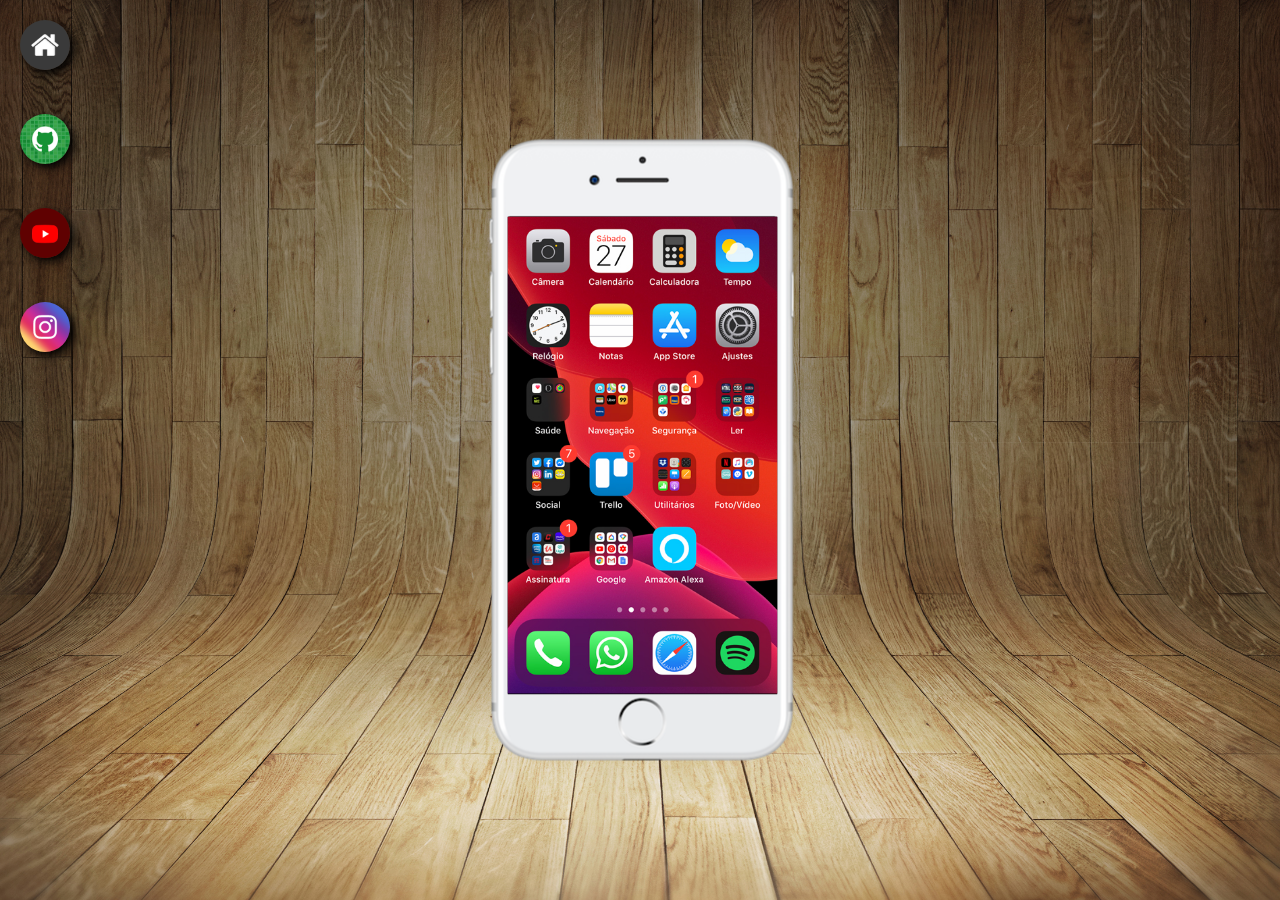
<file: index.html>
<!DOCTYPE html>
<html lang="pt-br">
<head>
    <meta charset="UTF-8">
    <meta name="viewport" 
    content="width=device-width, initial-scale=1.0">
    <link rel="shortcut icon" href="favicon.ico" 
    type="image/x-icon">
    <link rel="stylesheet" href="estilus/style.css">
    <title>projeto-redes-sociais</title>
</head>

<body>
     <main>
        <section id="telefone">
        <iframe src="home.html" name="tela" id="tela"
        frameborder="0">         
        </iframe>

        </section>
        <section id="redes-sociais">

        <a href="home.html" target="tela"><img src="imagens/logo-home.jpg"
         alt="home"></a><br>

        <a href="github.html" target="tela"><img src="imagens/logo-github.jpg" 
        alt="github"></a><br>

        <a href="youtube.html" target="tela"><img src="imagens/logo-youtube.jpg" 
        alt="youtube"></a><br>

         <a href="instagram.html" target="tela"><img src="imagens/logo-instagram.jpg" 
        alt="instagram"></a><br>

        </section>

     </main>
</body>
</html>
</file>
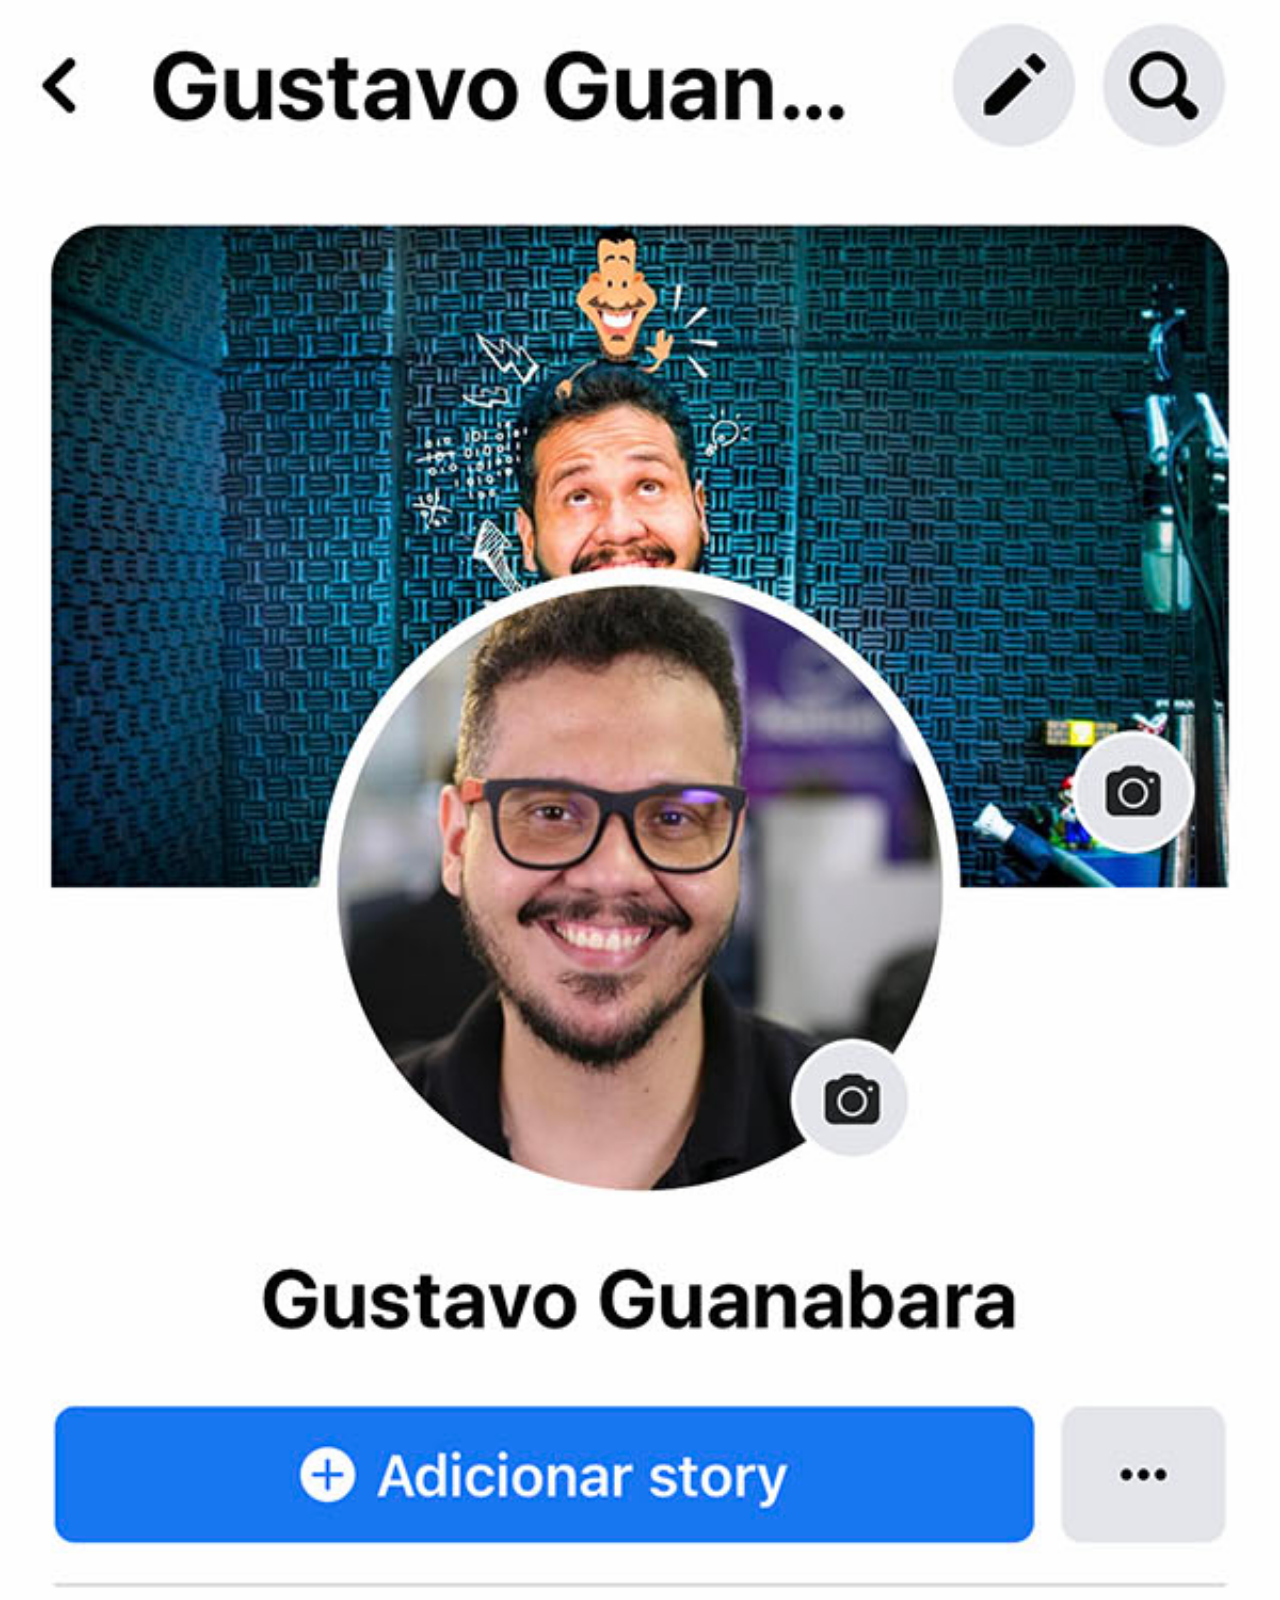
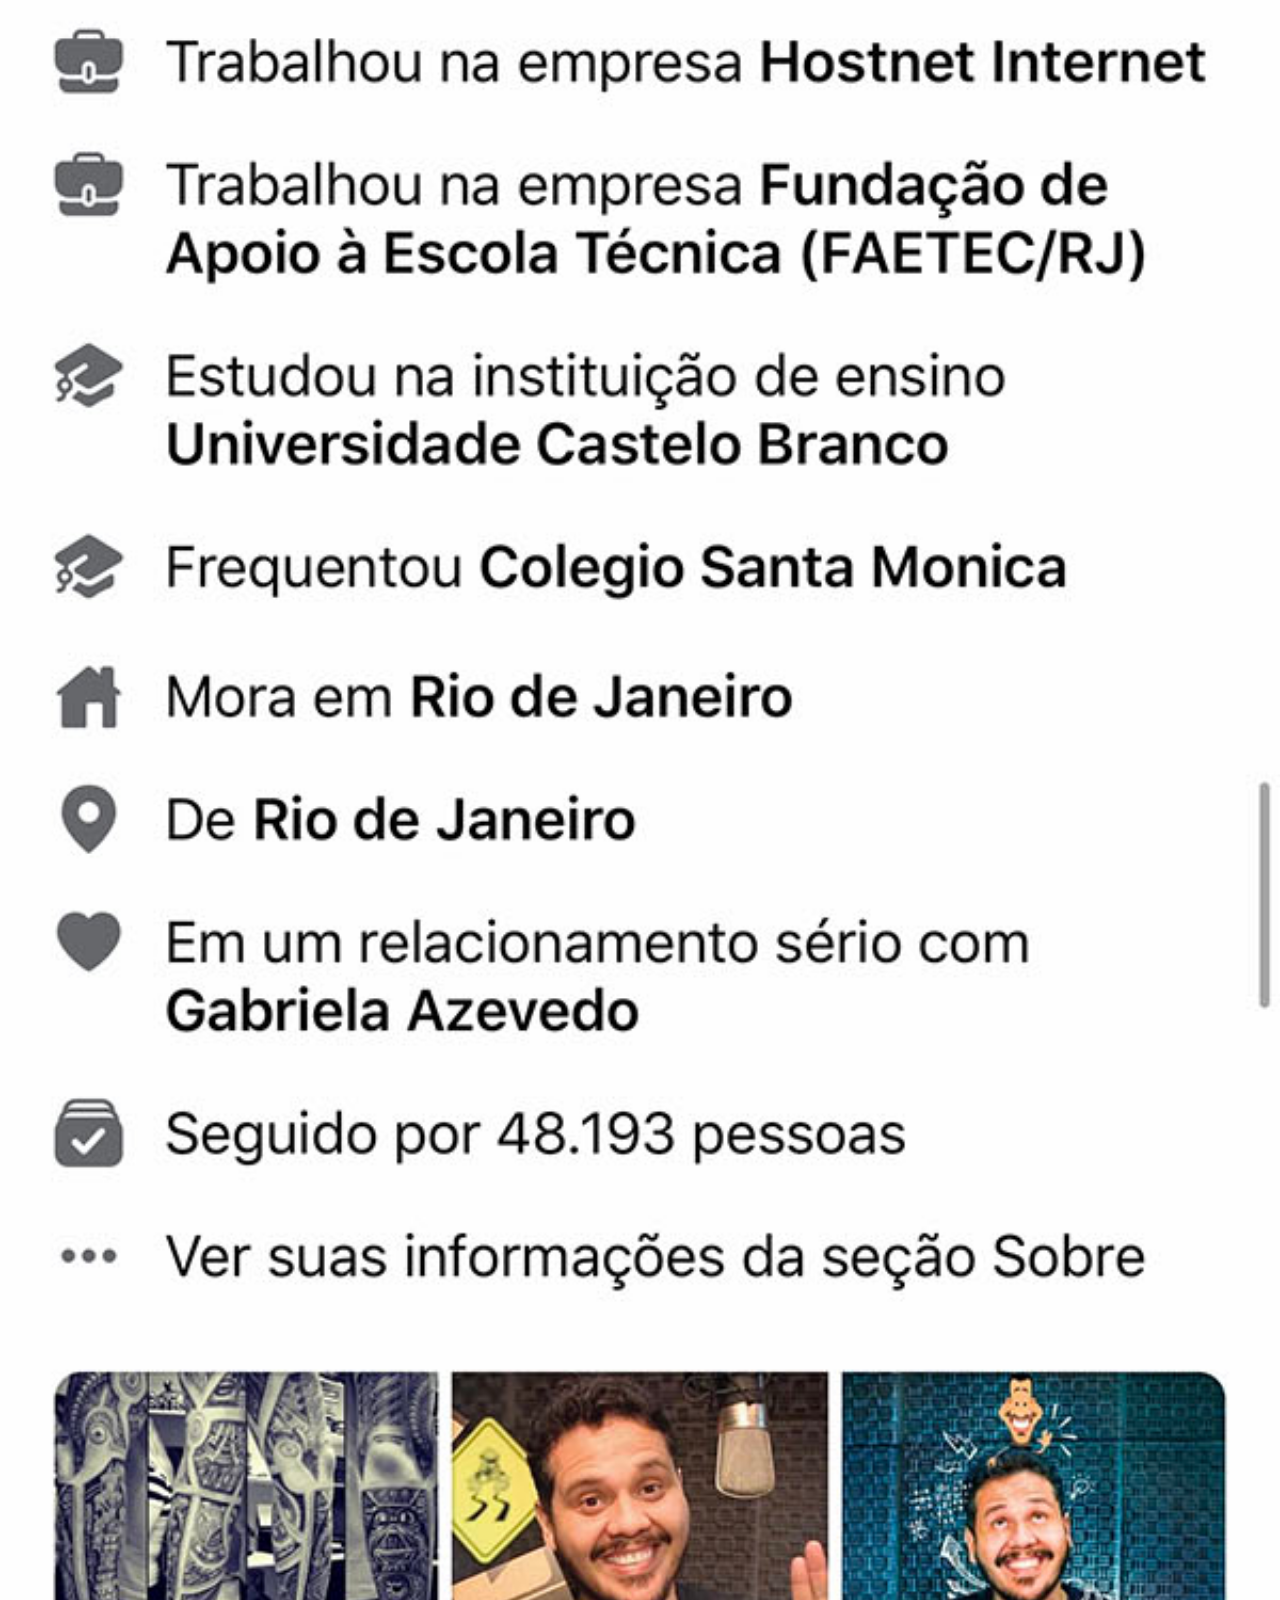
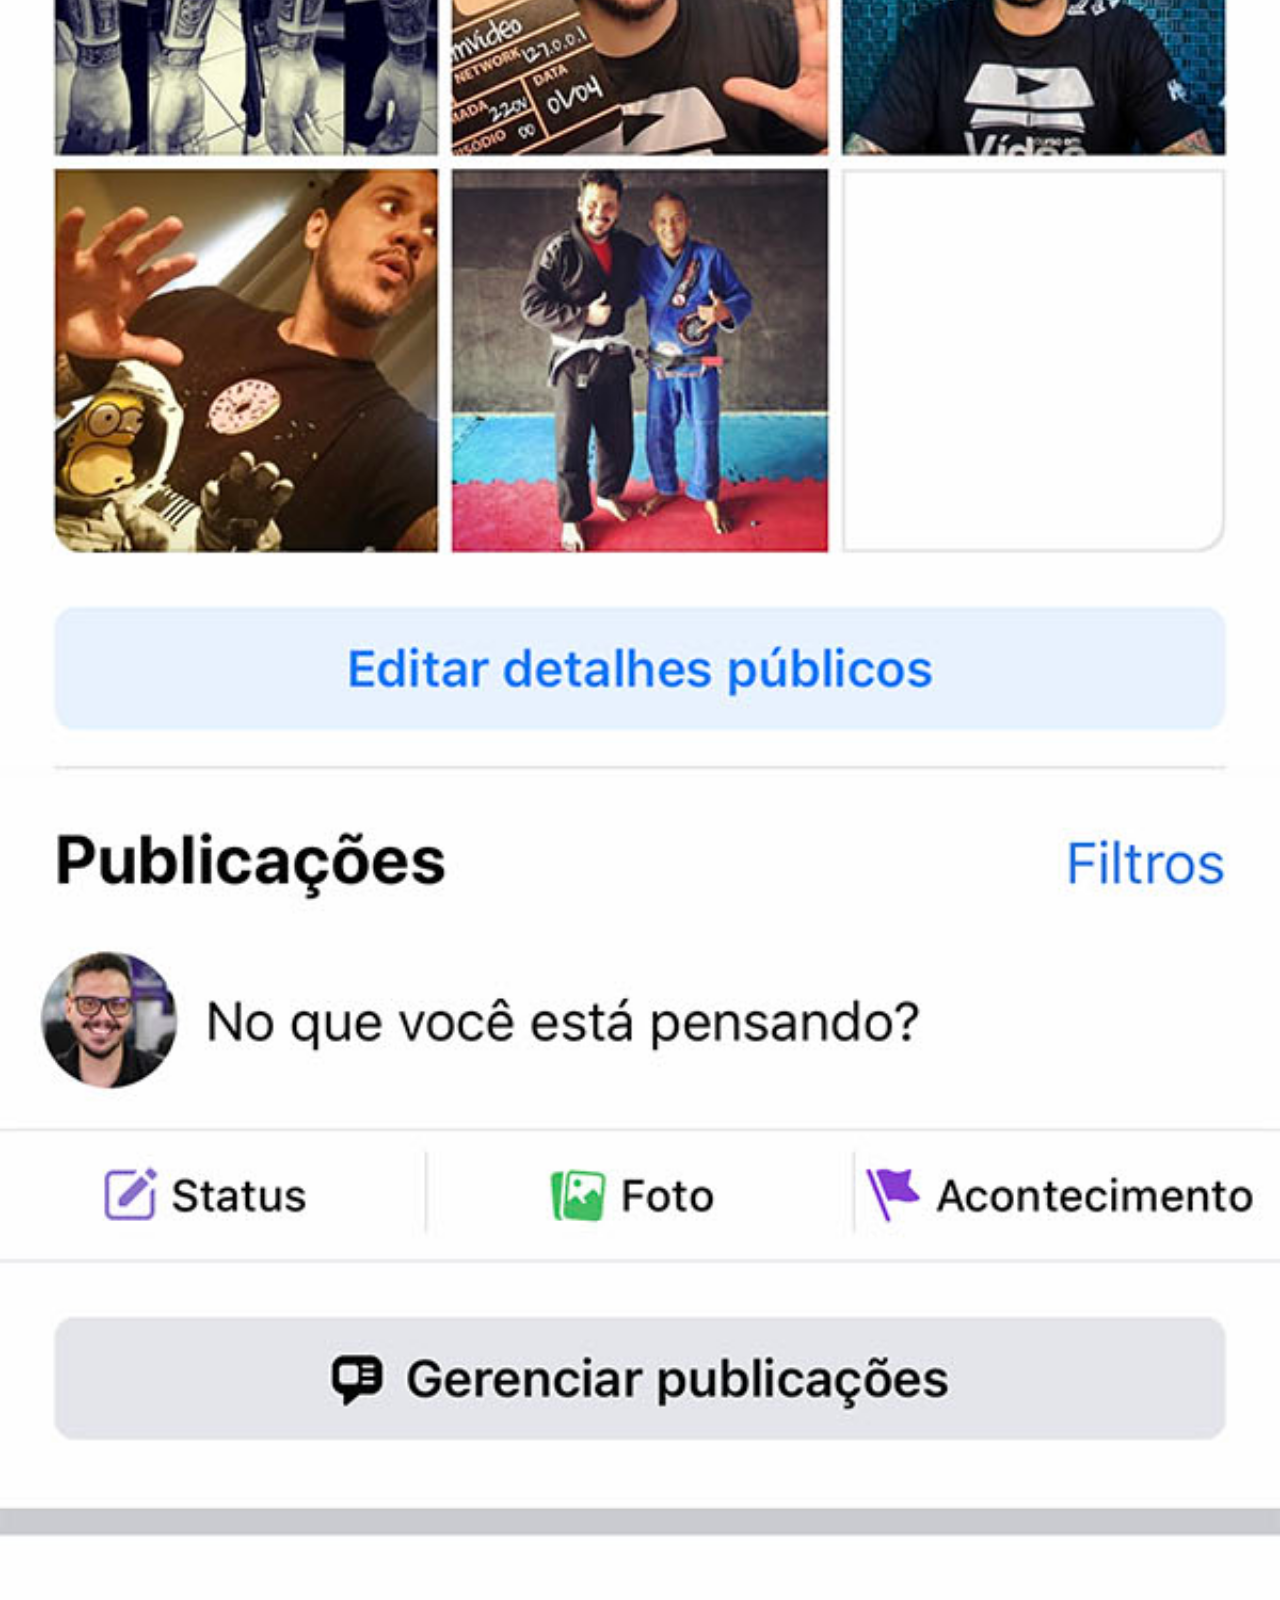
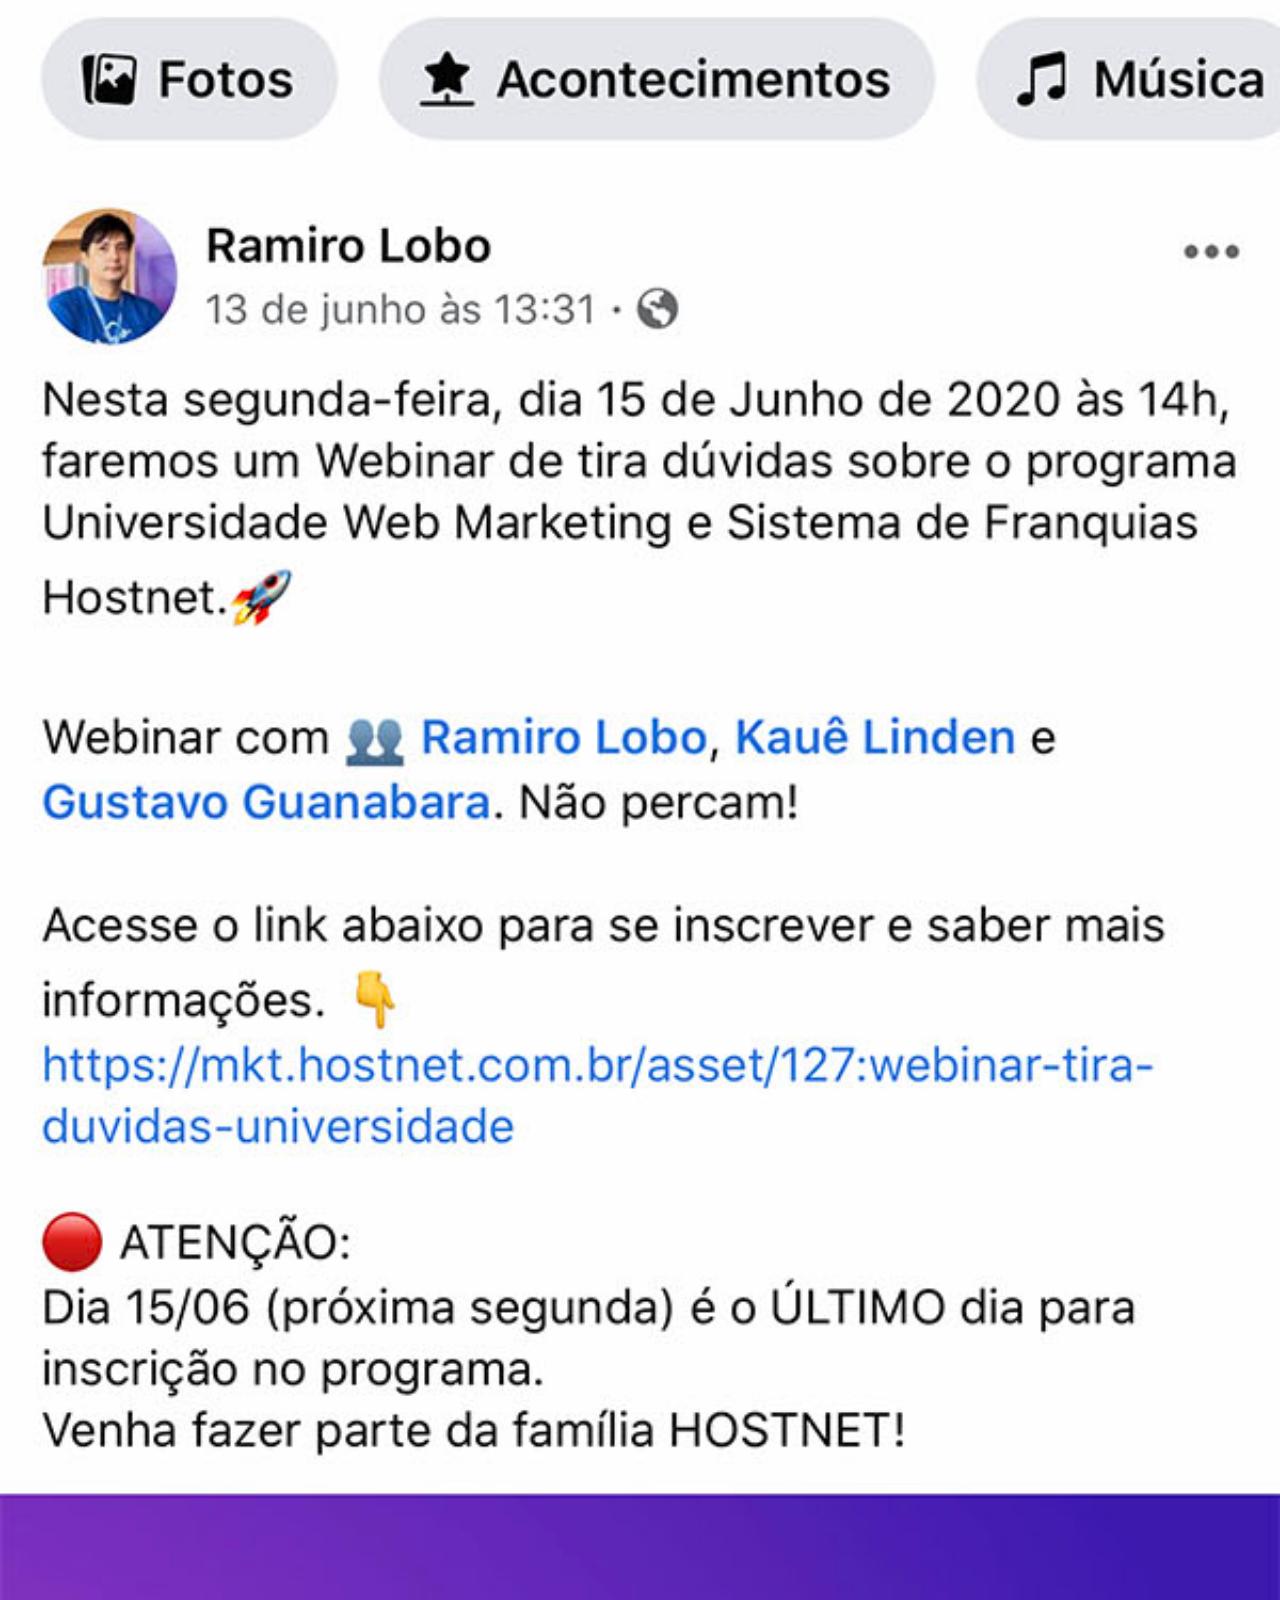
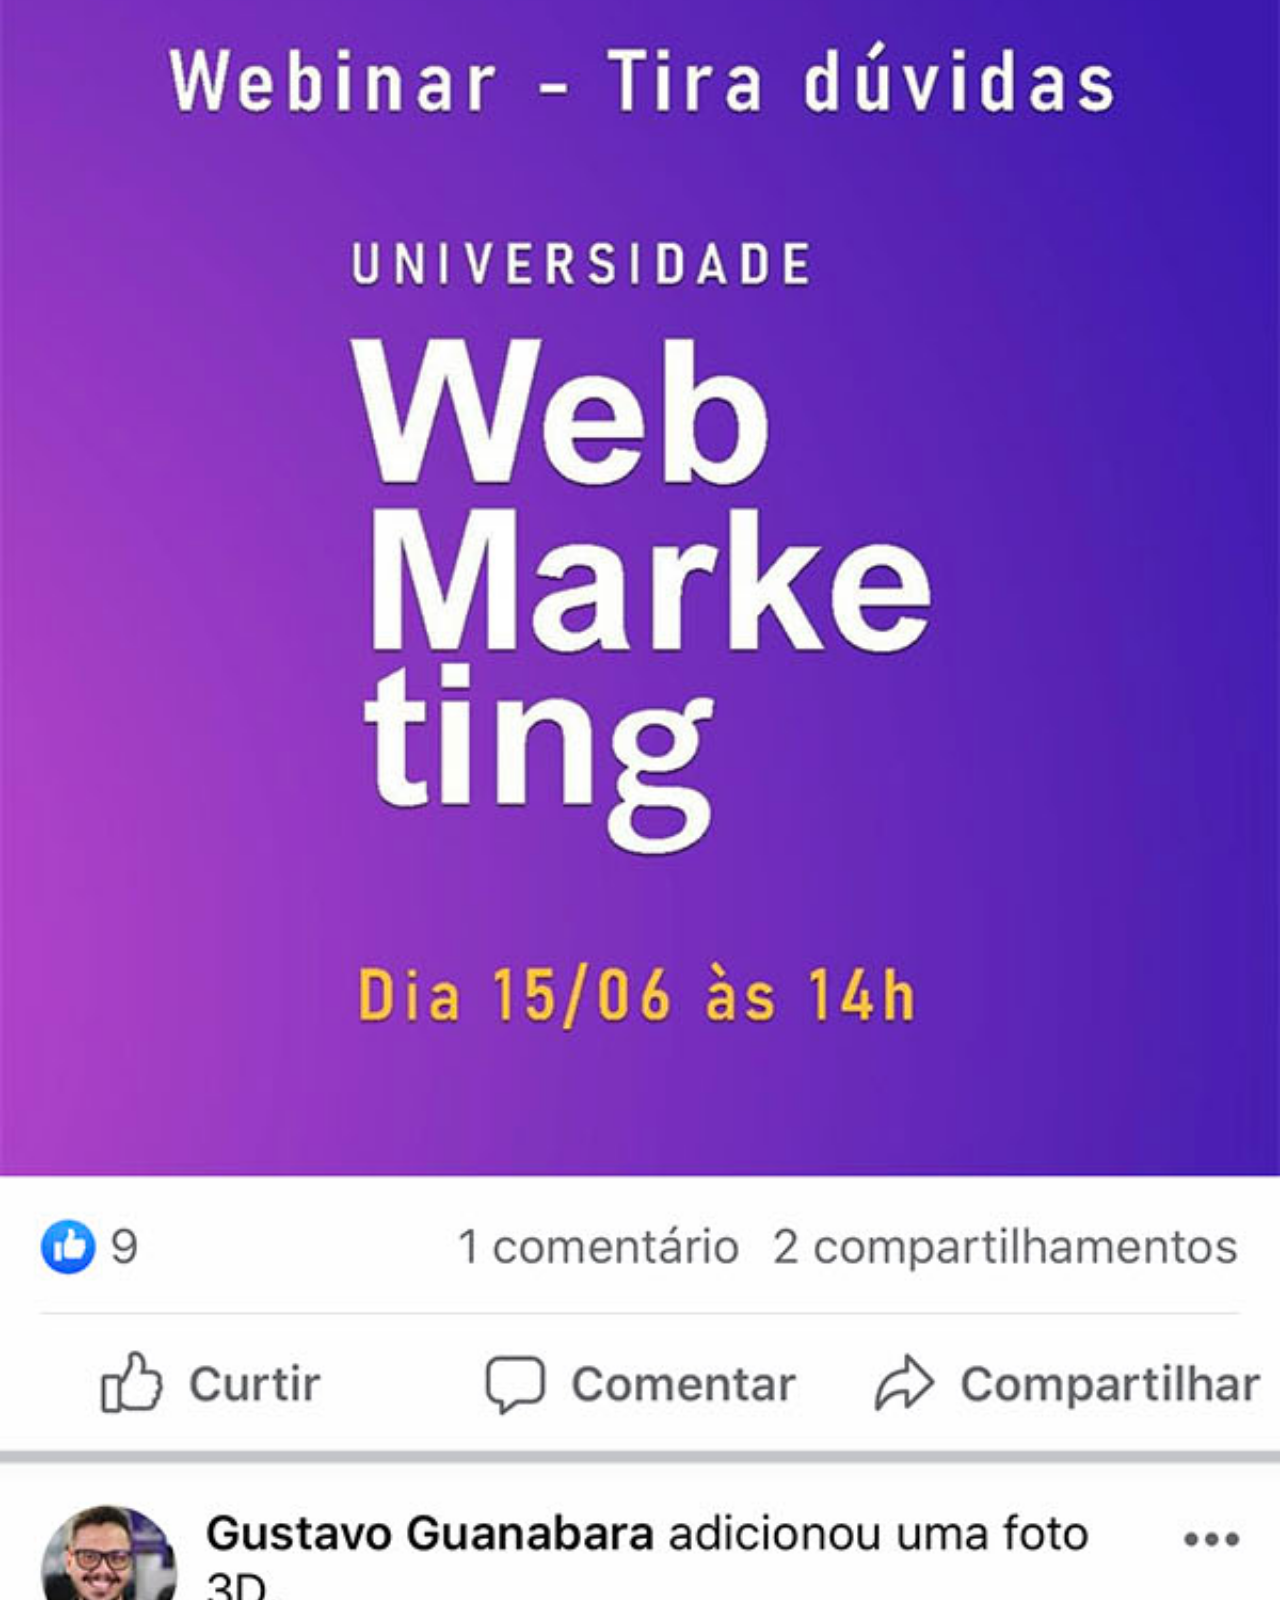
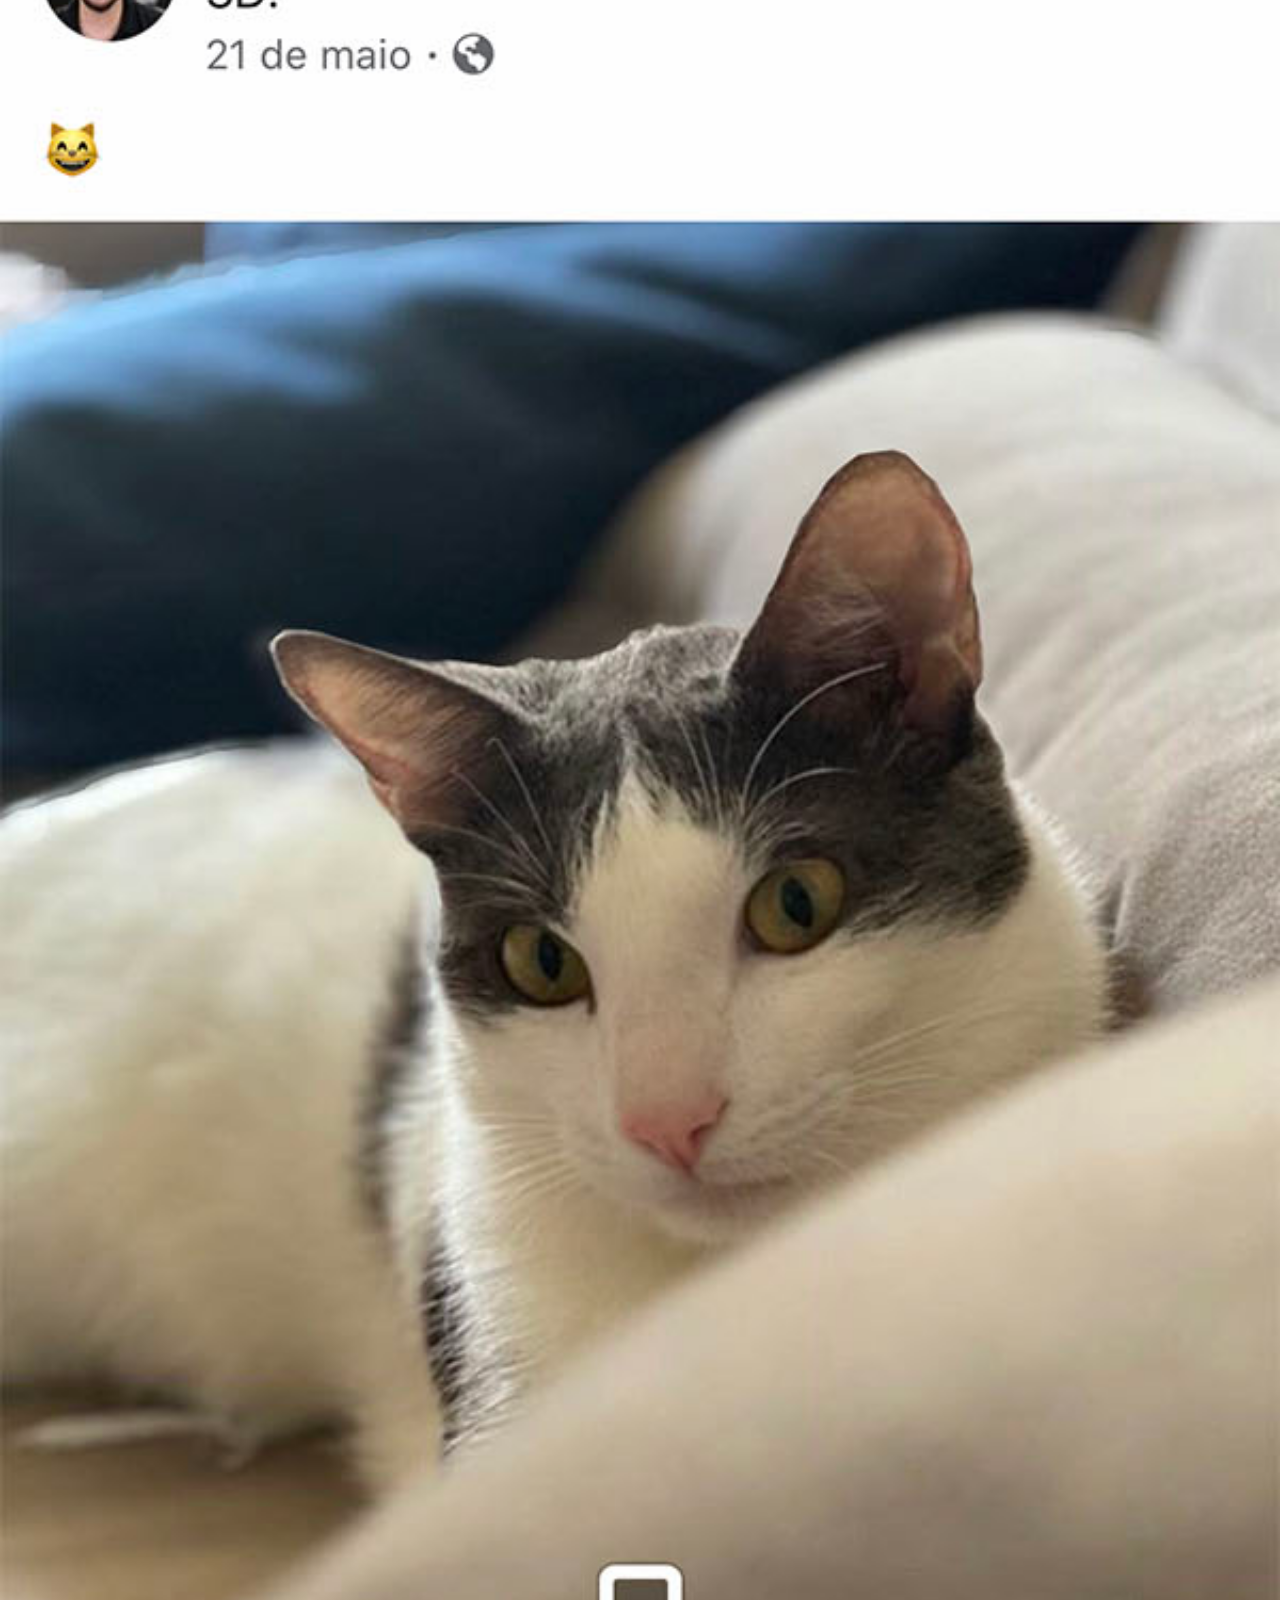
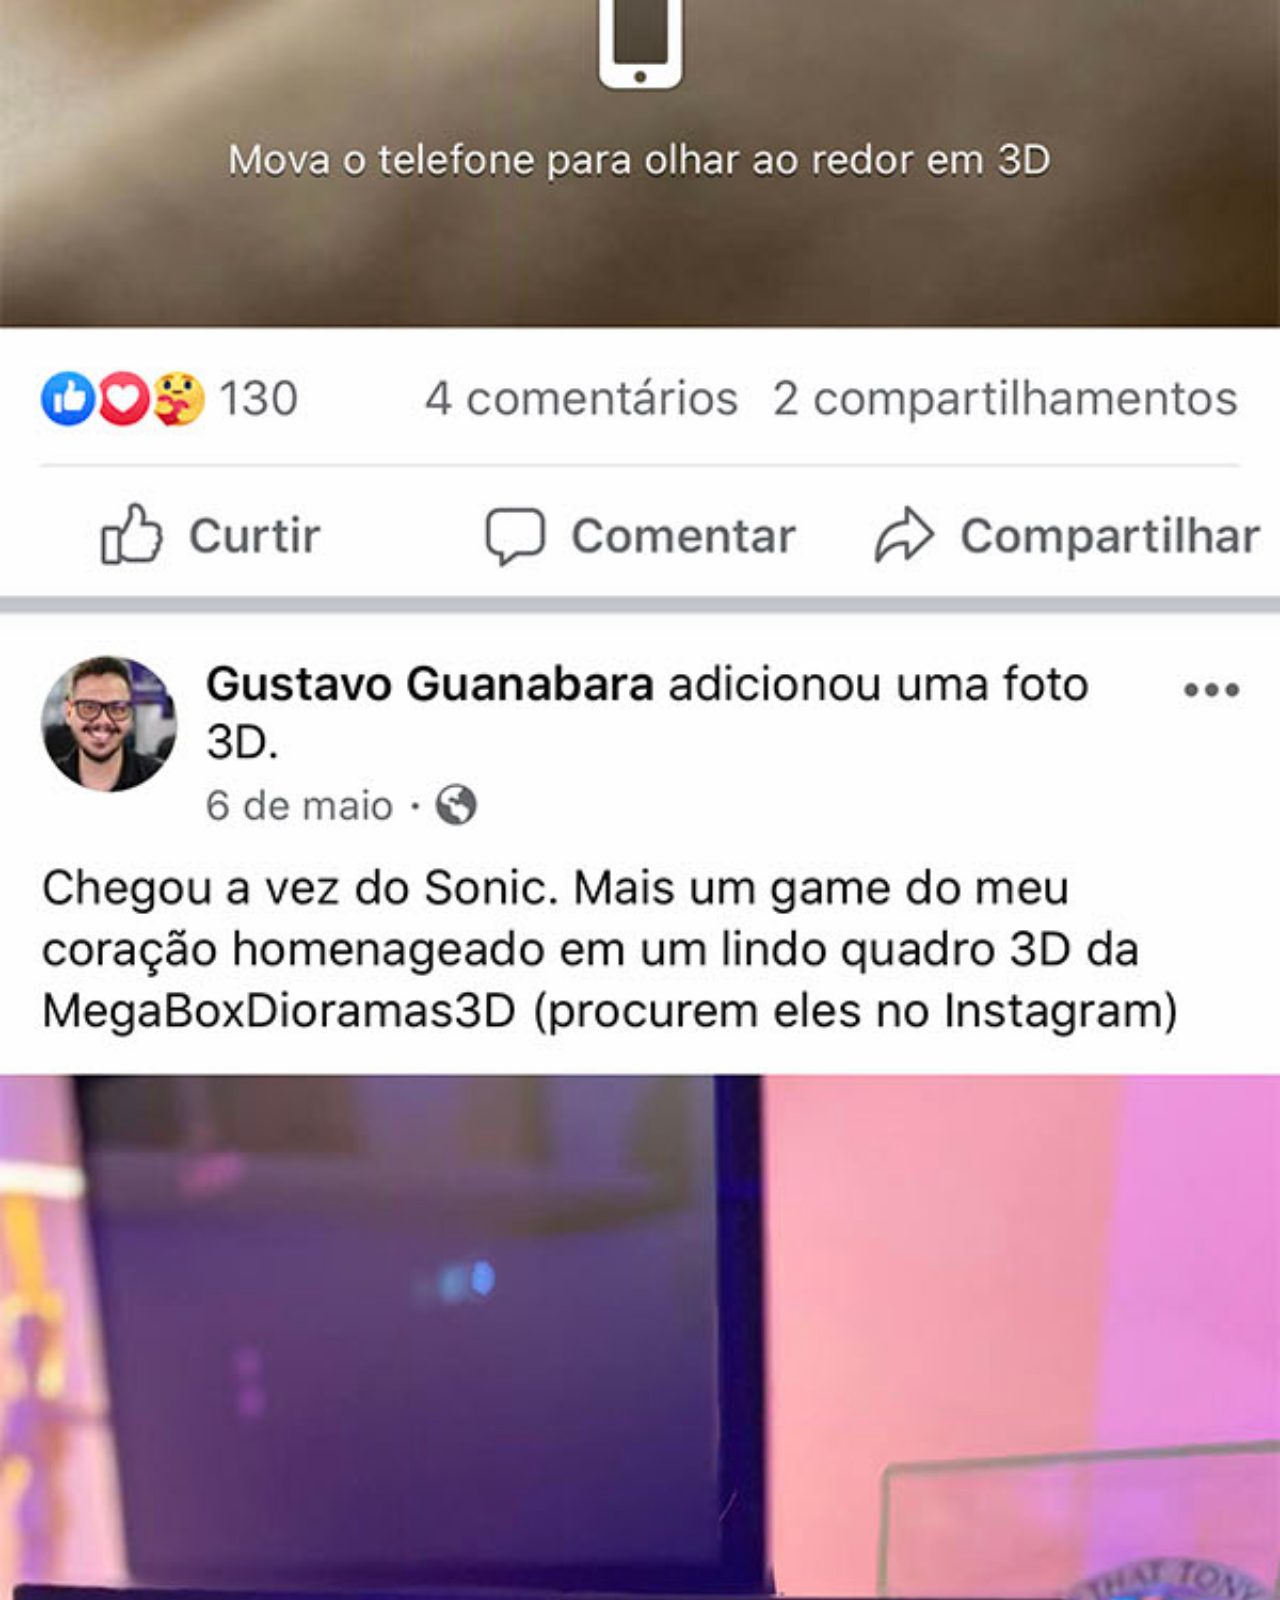
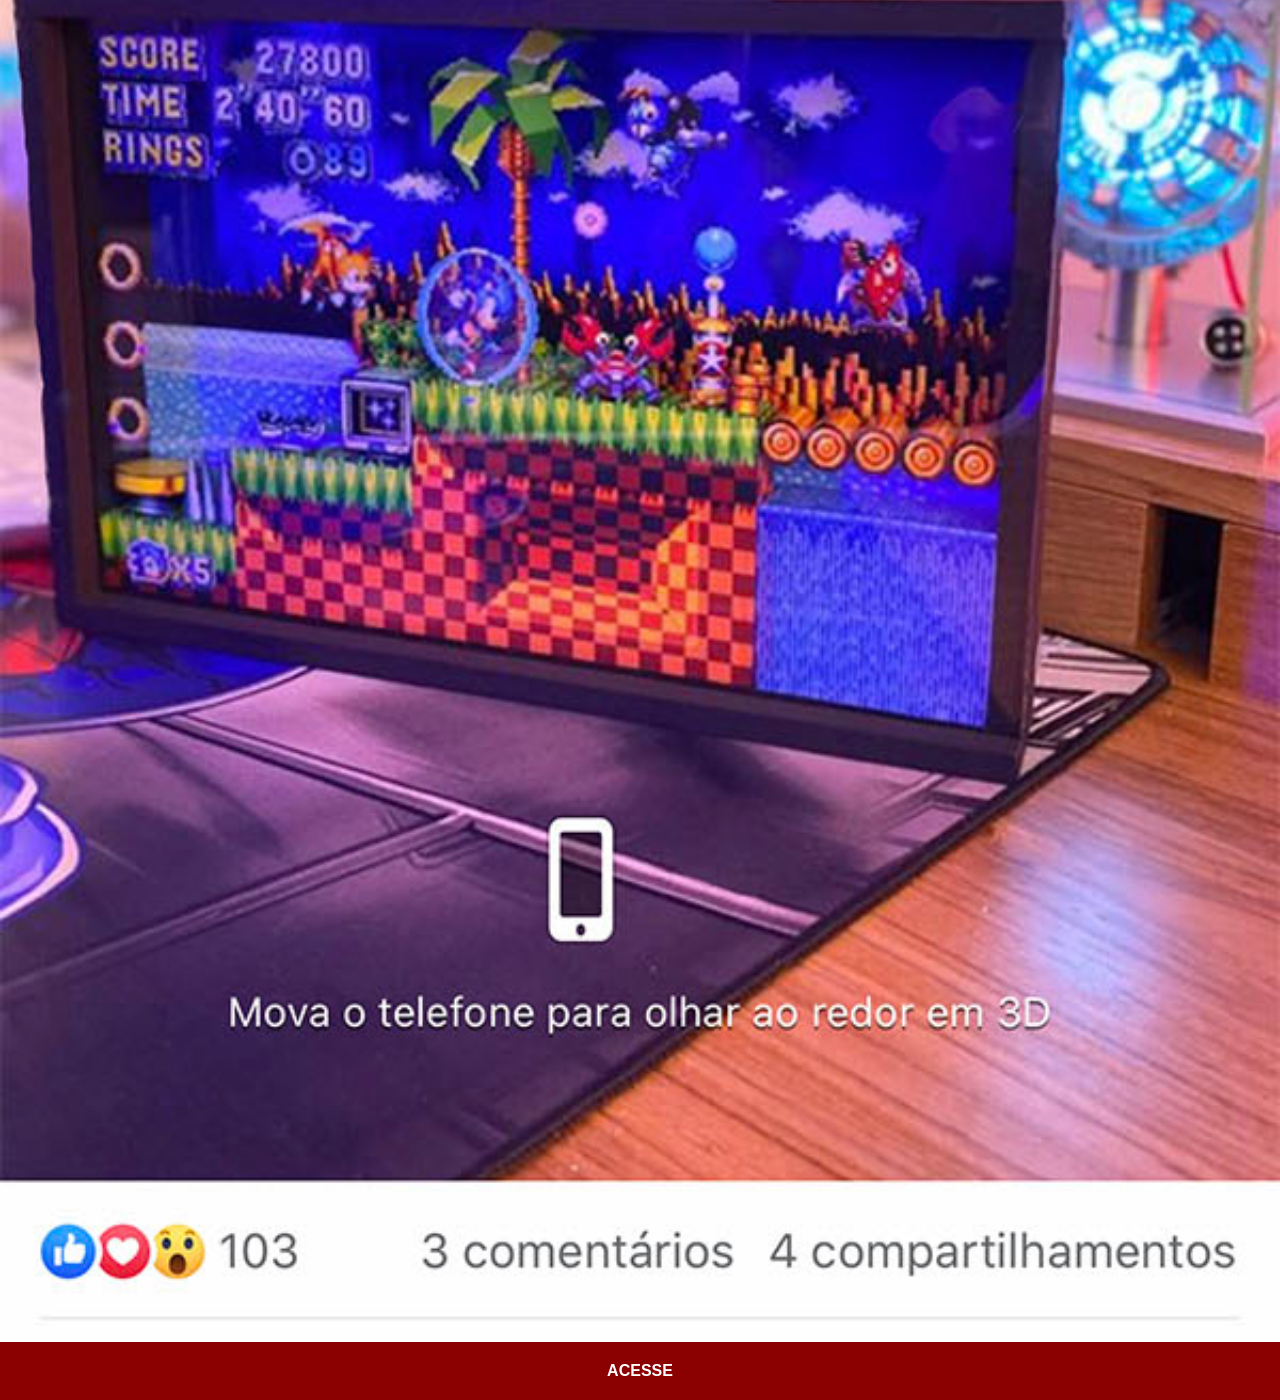
<file: facebook.html>
<!DOCTYPE html>
<html lang="pt-br">
<head>
    <meta charset="UTF-8">
    <meta name="viewport" content="width=device-width, initial-scale=1.0">
    <title>Facebook</title>
    <link rel="stylesheet" href="estilos/social.css">
</head>
<body>
    <img src="imagens/tela-facebook.jpg" alt="Facebook">
    <a href="https://www.facebook.com/gustavoguanabara/" target="_blank">ACESSE</a>
</body>
</html>
</file>
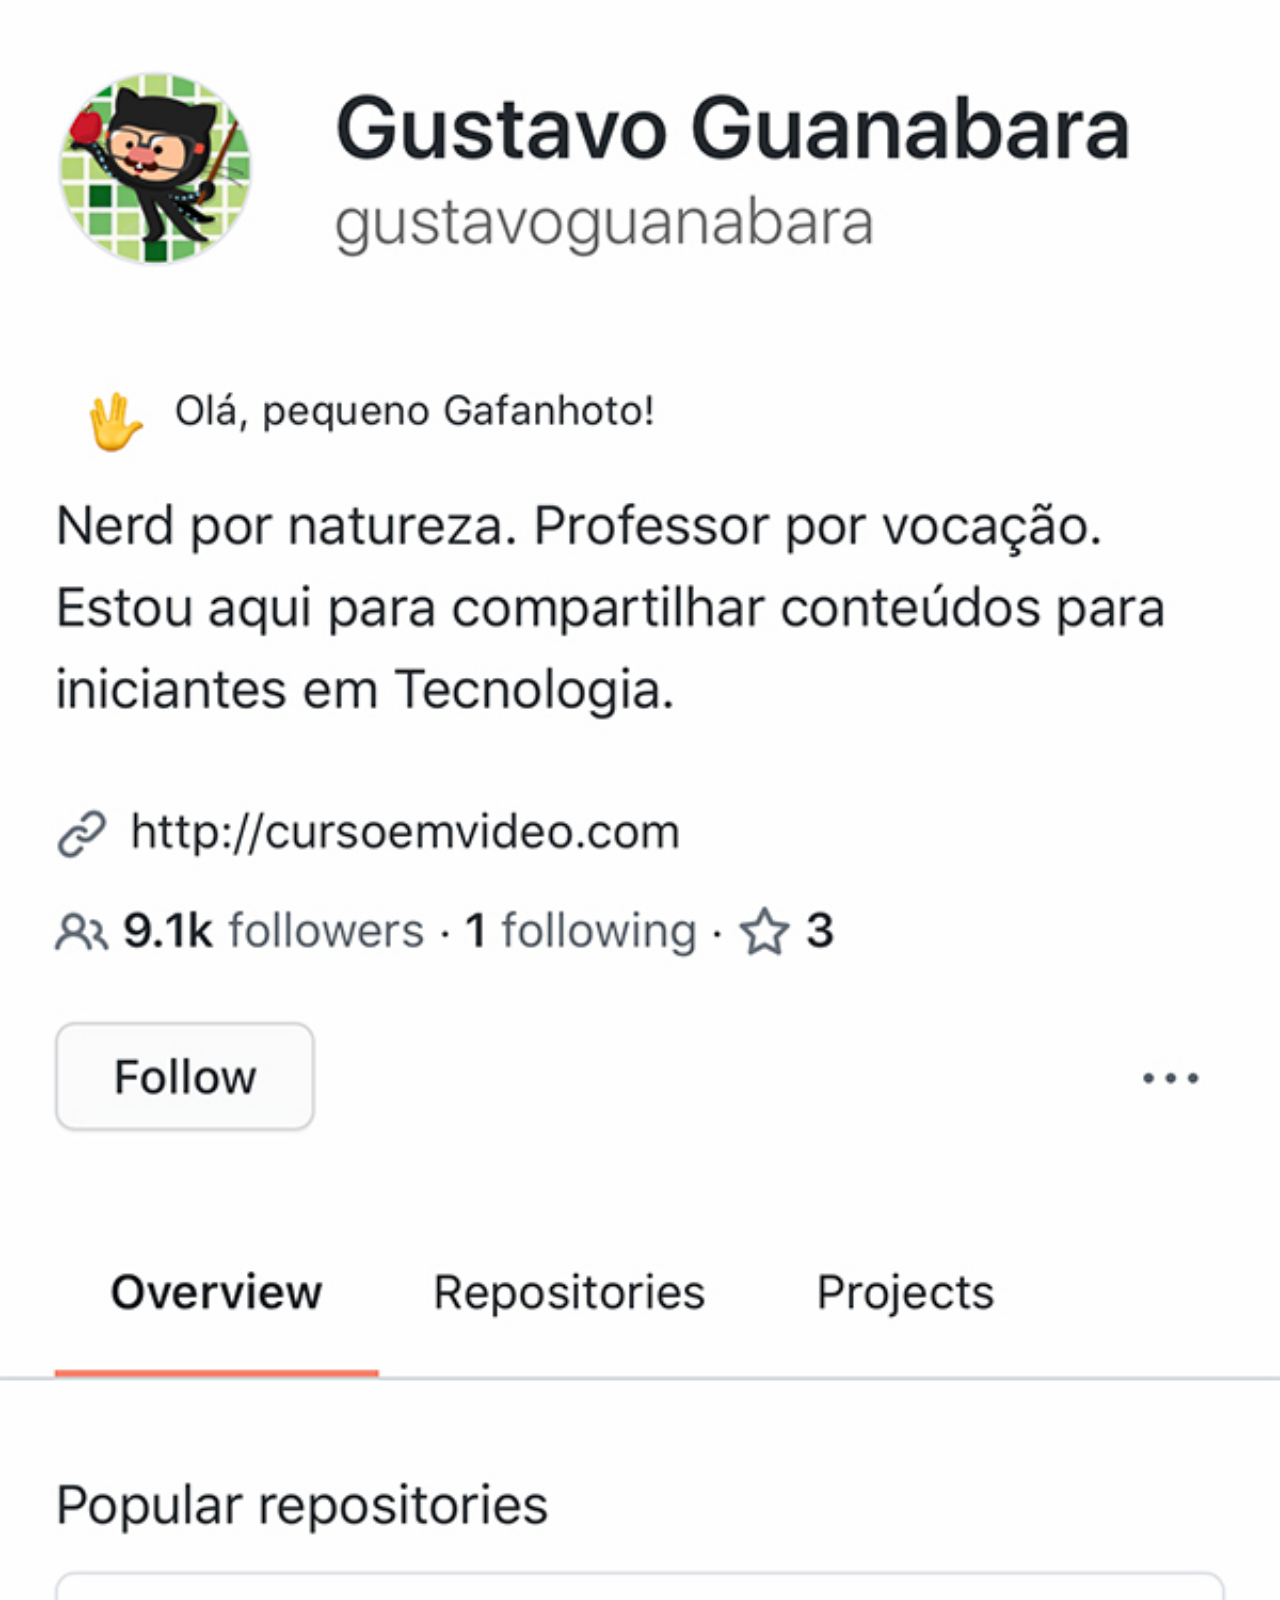
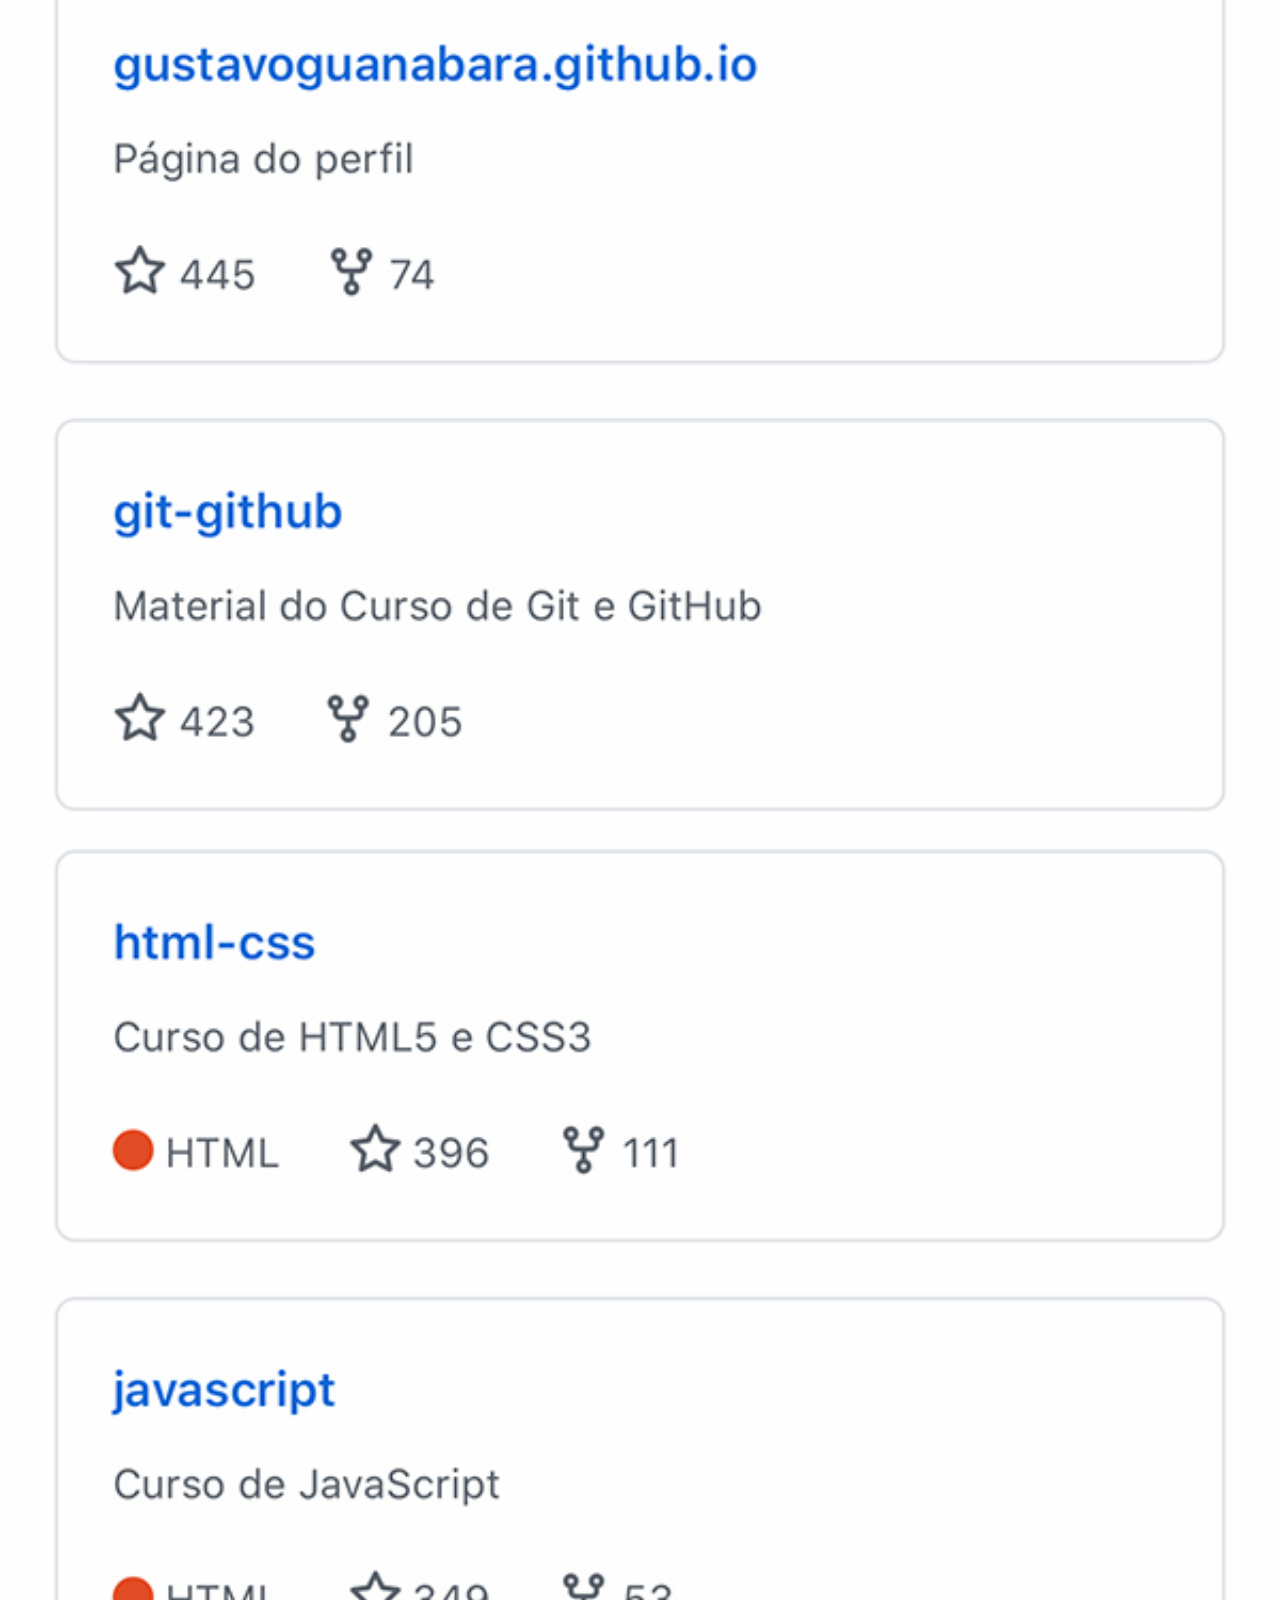
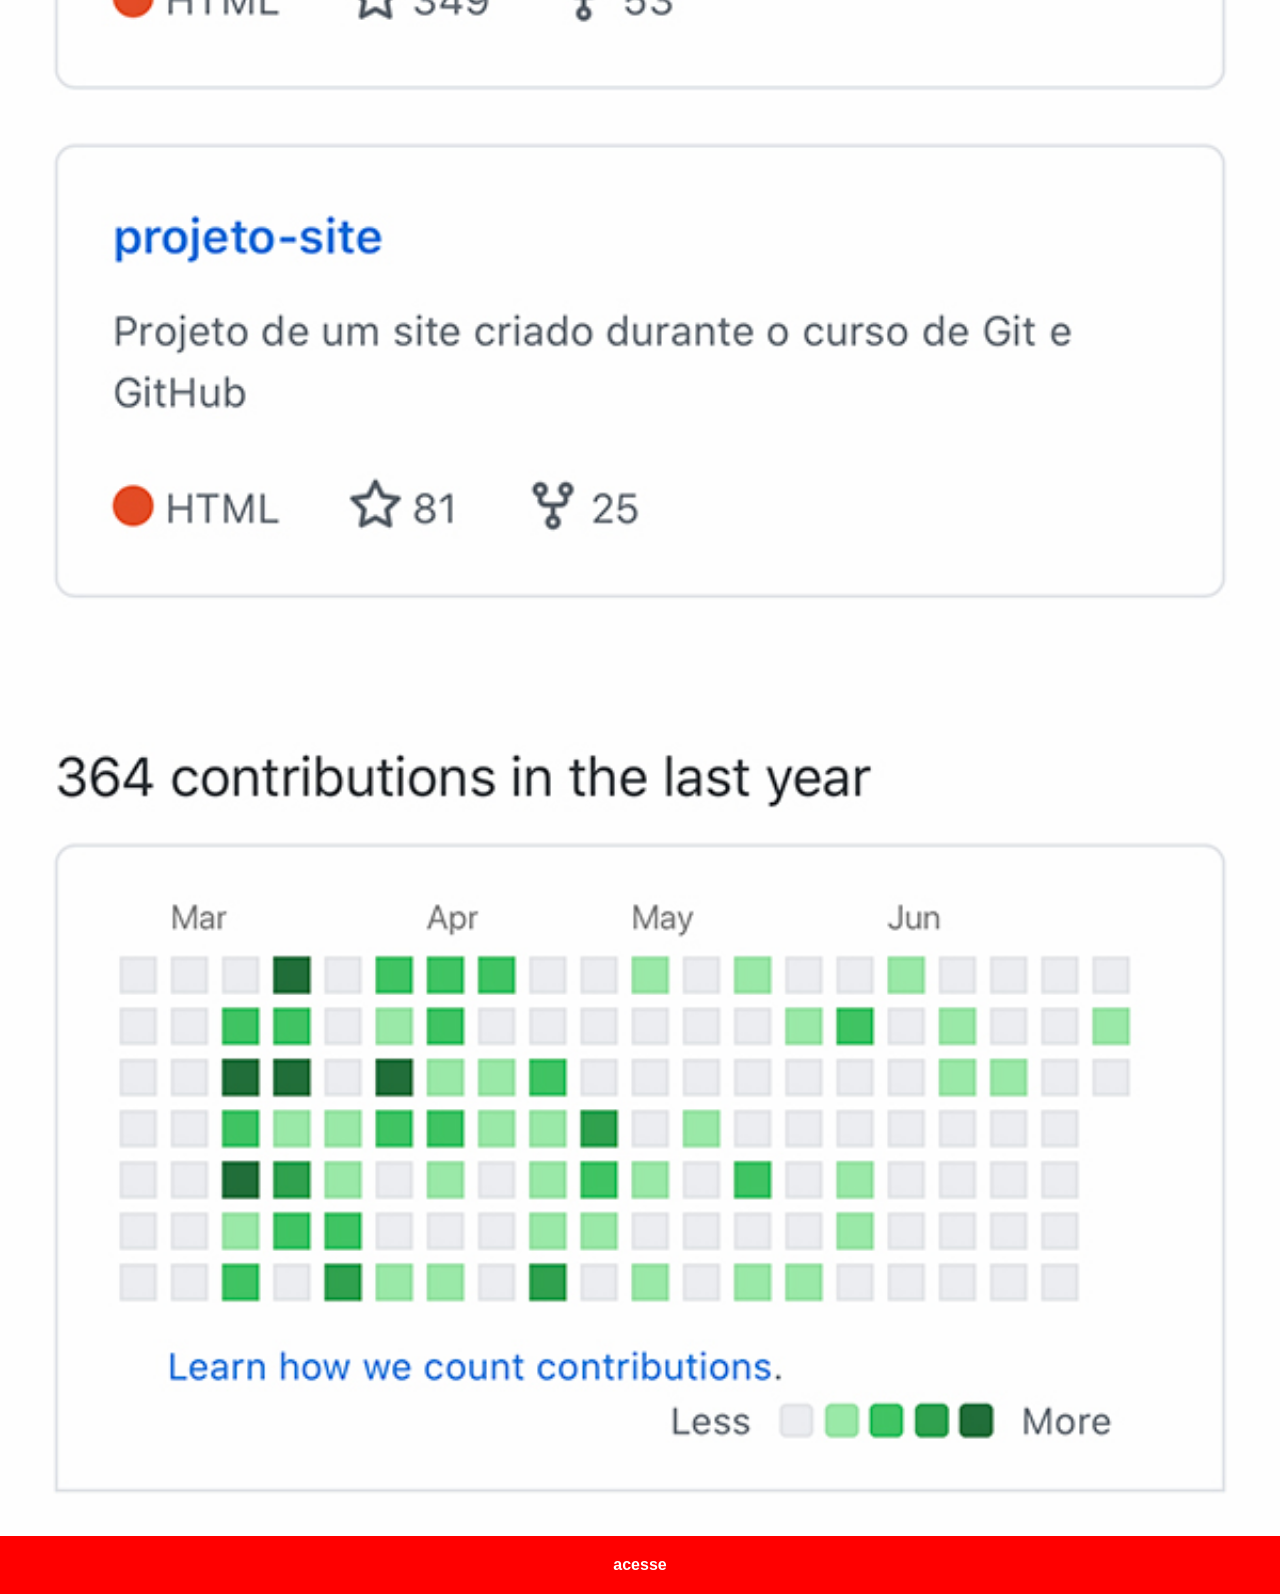
<file: github.html>
<!DOCTYPE html>
<html lang="pt-br">
<head>
    <meta charset="UTF-8">
    <meta name="viewport" content="width=device-width, initial-scale=1.0">
    <link rel="stylesheet" href="estilus/social.css">
    <title>github</title>
    
</head>

<body>
    <img src="imagens/tela-github.jpg" alt="github">
    <a href="https://github.com/dashboard"target="_blank">acesse</a>
</body>
</html>
</file>
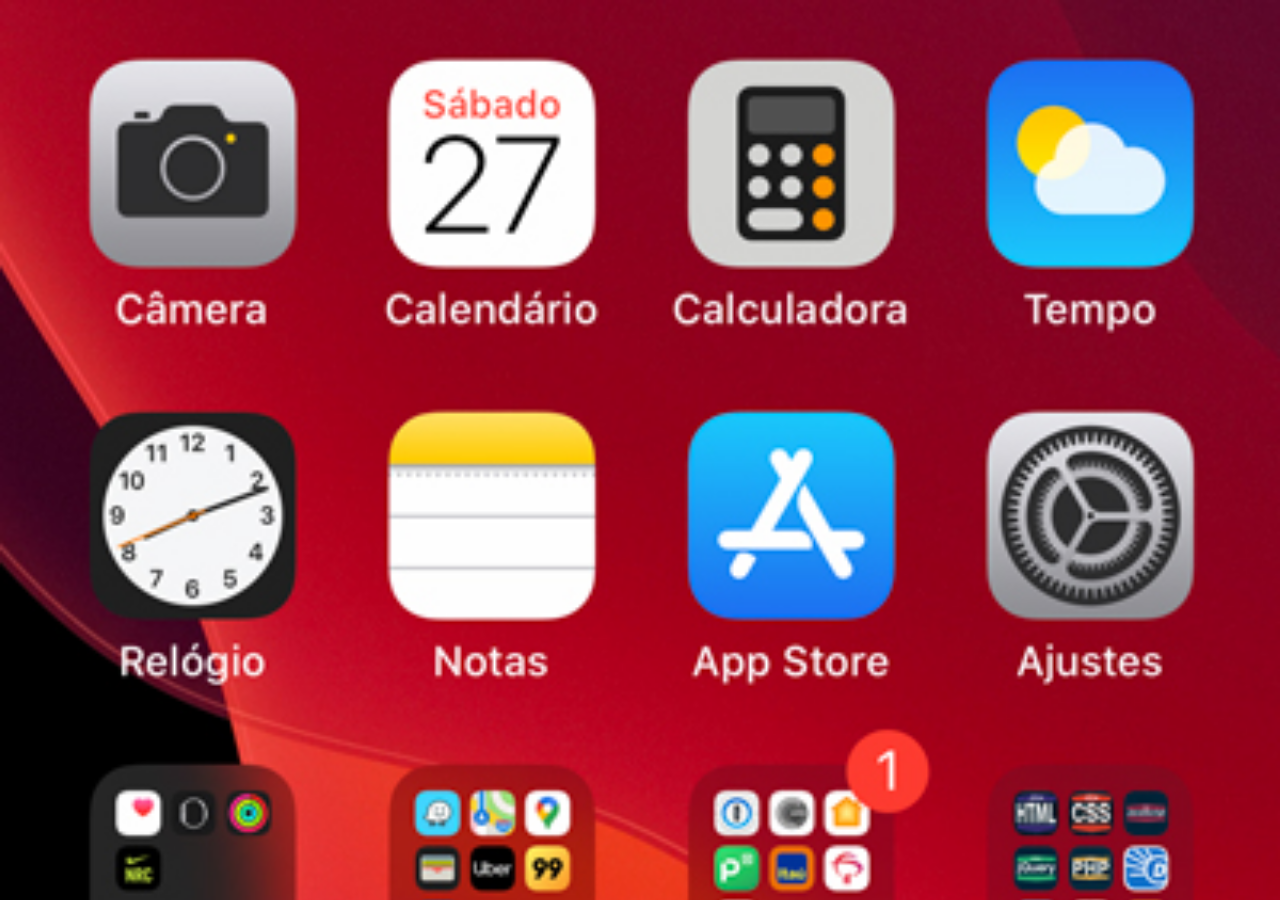
<file: home.html>
<!DOCTYPE html>
<html lang="pt-br">
<head>
    <meta charset="UTF-8">
    <meta name="viewport" 
    content="width=device-width, initial-scale=1.0">
    <link rel="stylesheet" href="estilus/style.css">
    <title>home</title>
<style>
    * 
    {
    margin: 0px;
    padding: 0px;
    }

    body 
    {
   width: 100vw;
   height: 100vh;
   background: black url('imagens/tela-home.jpg') no-repeat top center; 
   background-size: cover;
    }
</style>

</head>
<body>
    
</body>
</html>
</file>
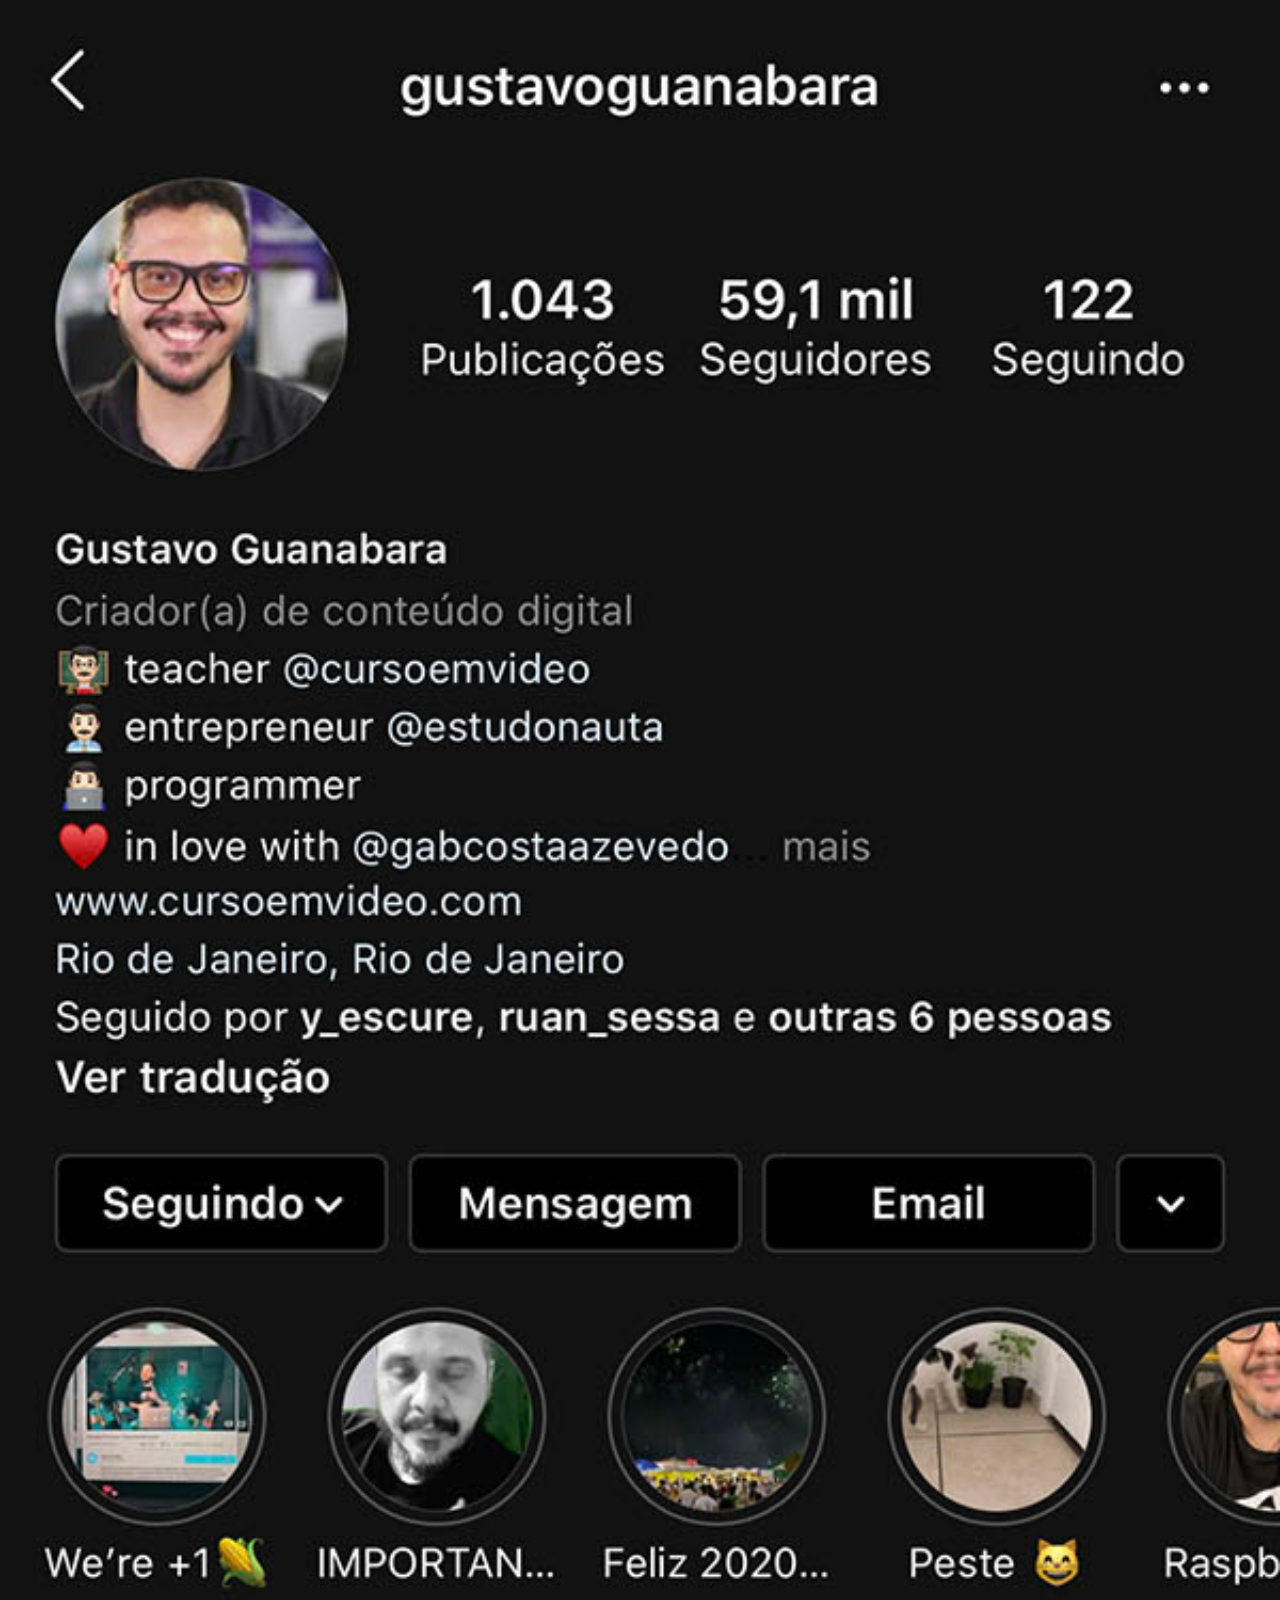
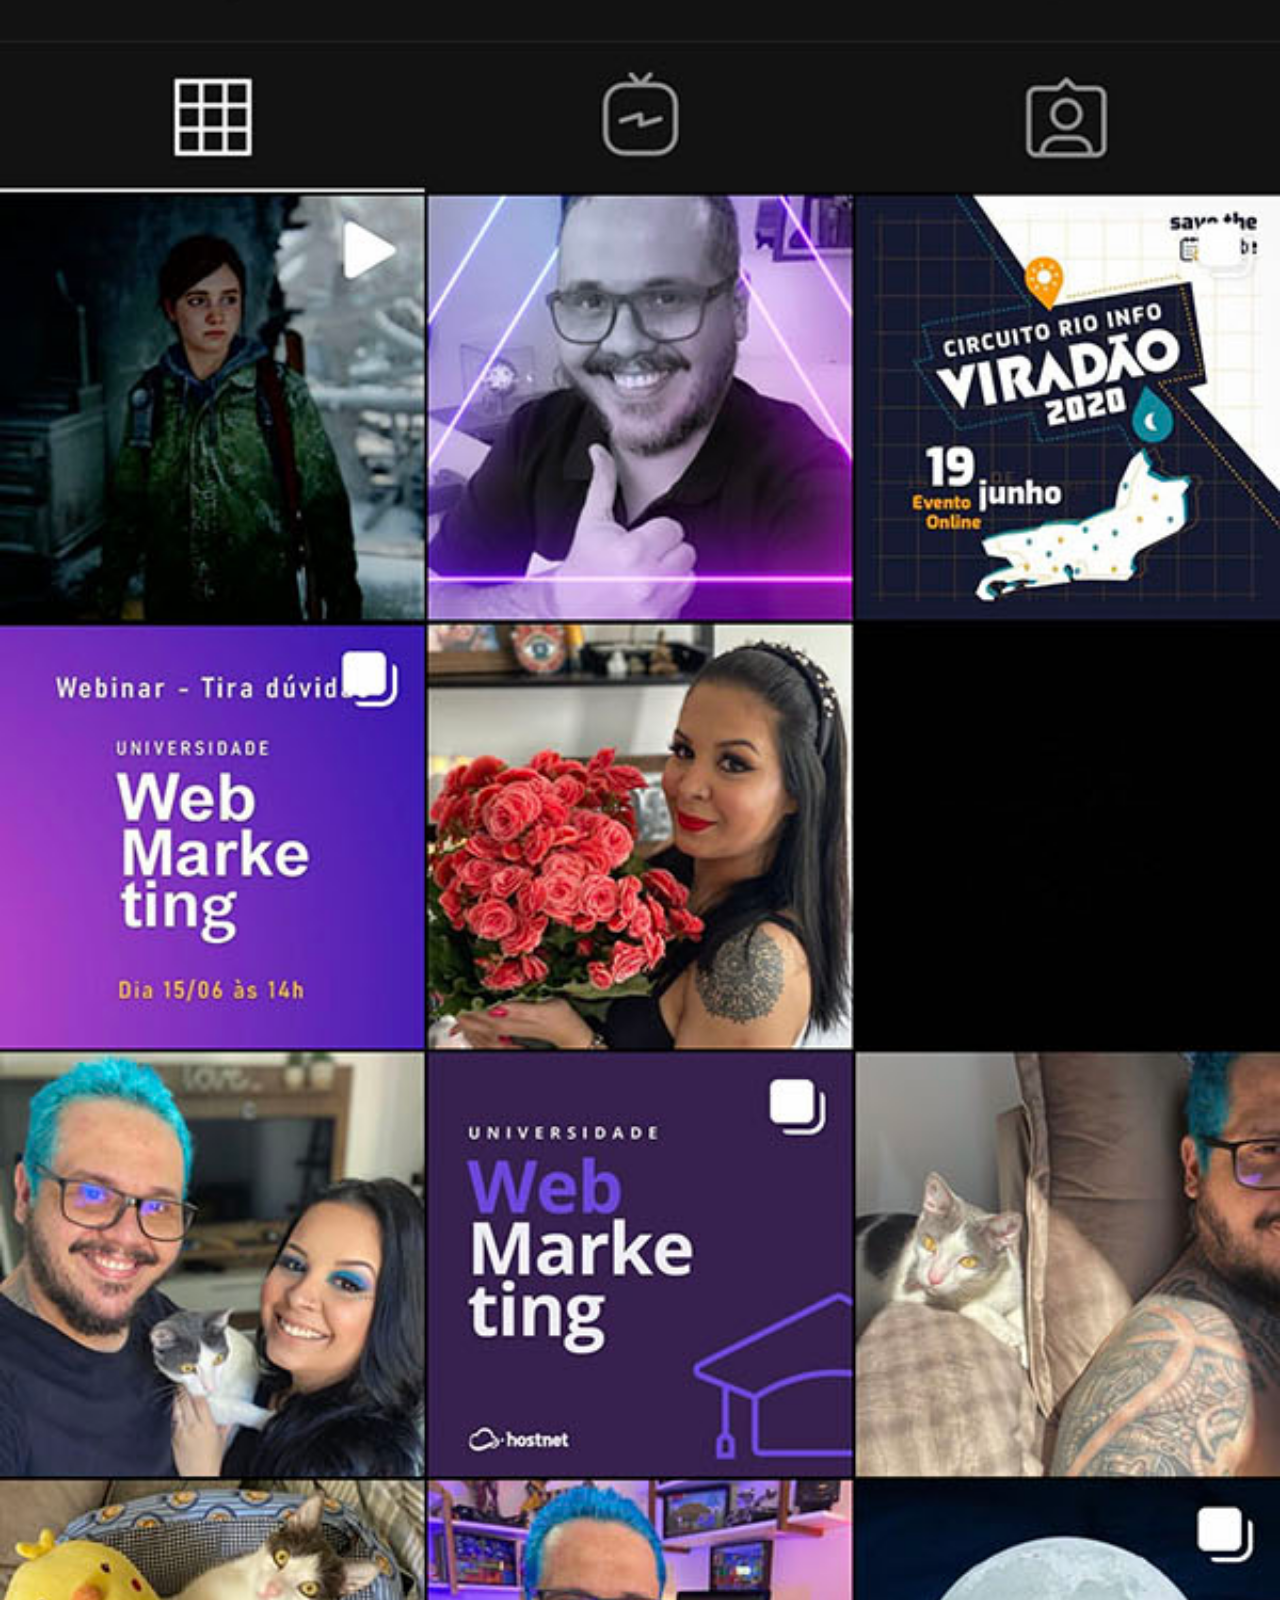
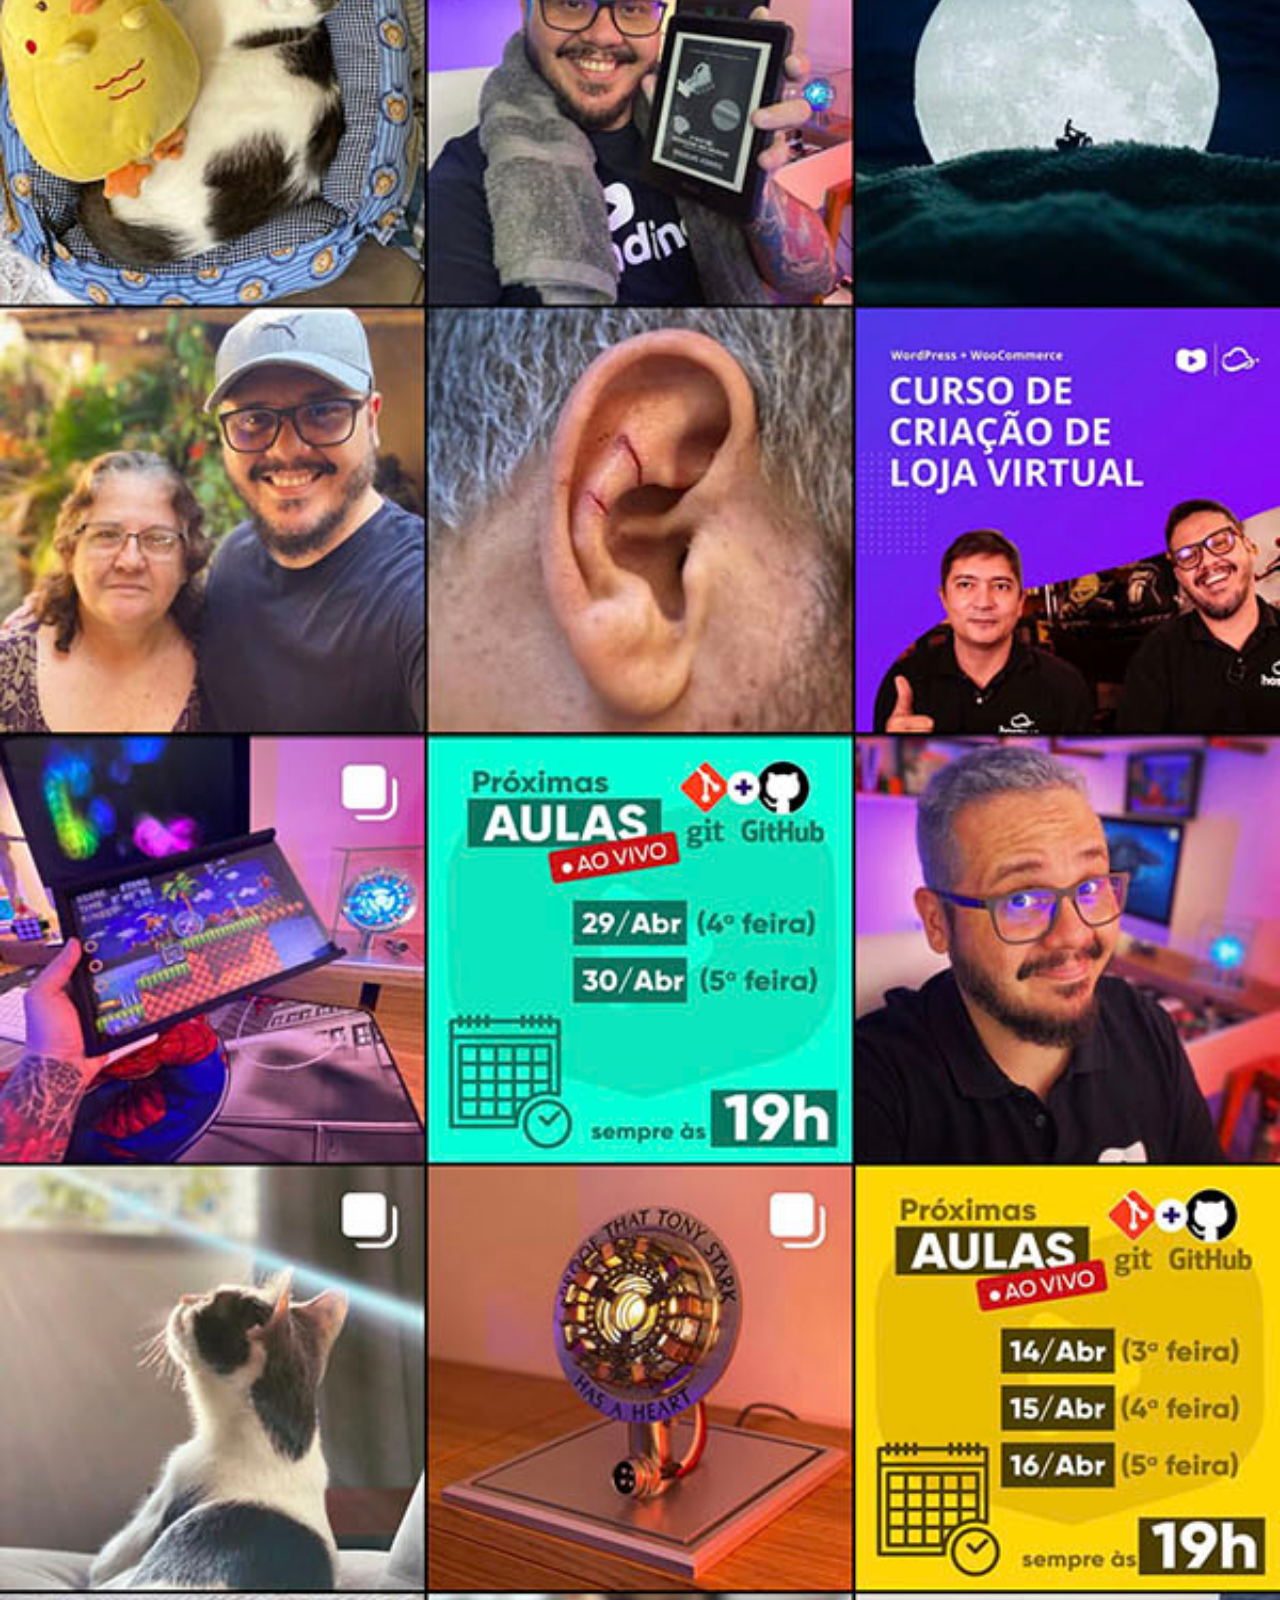
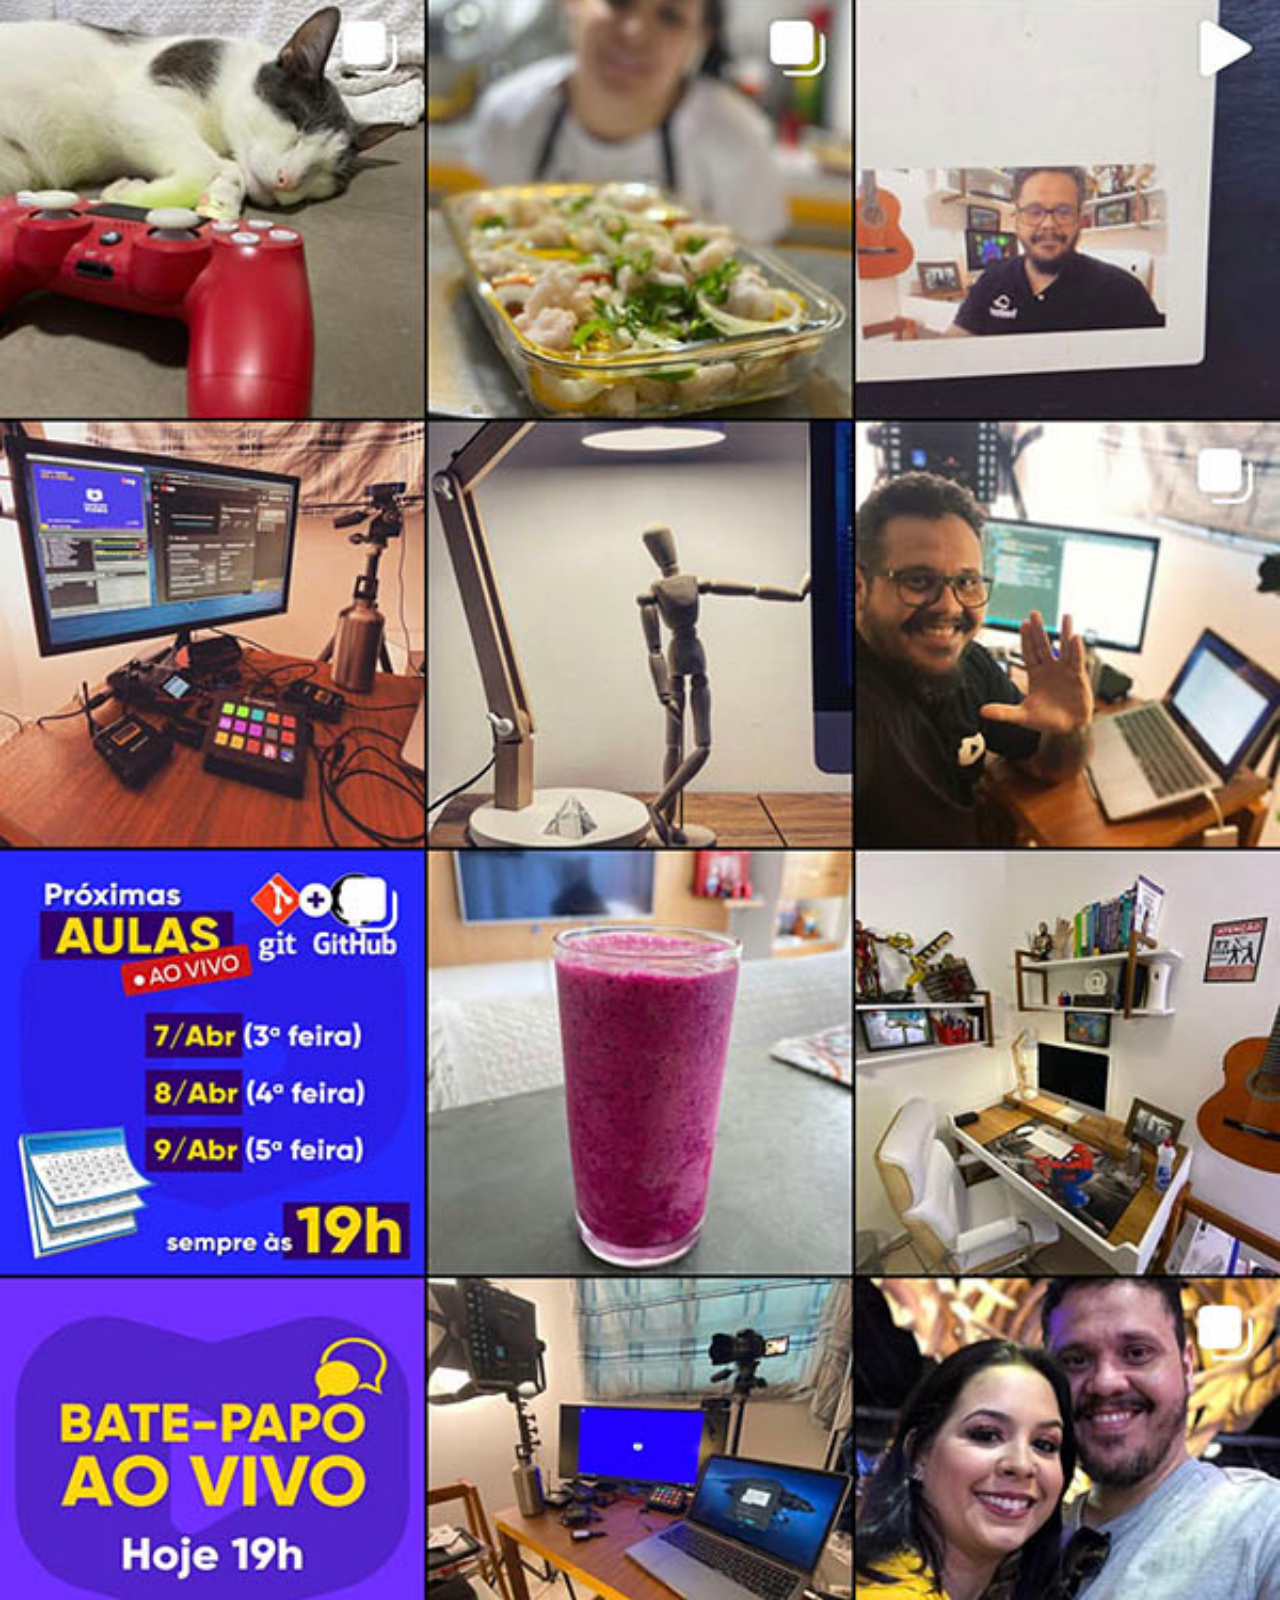
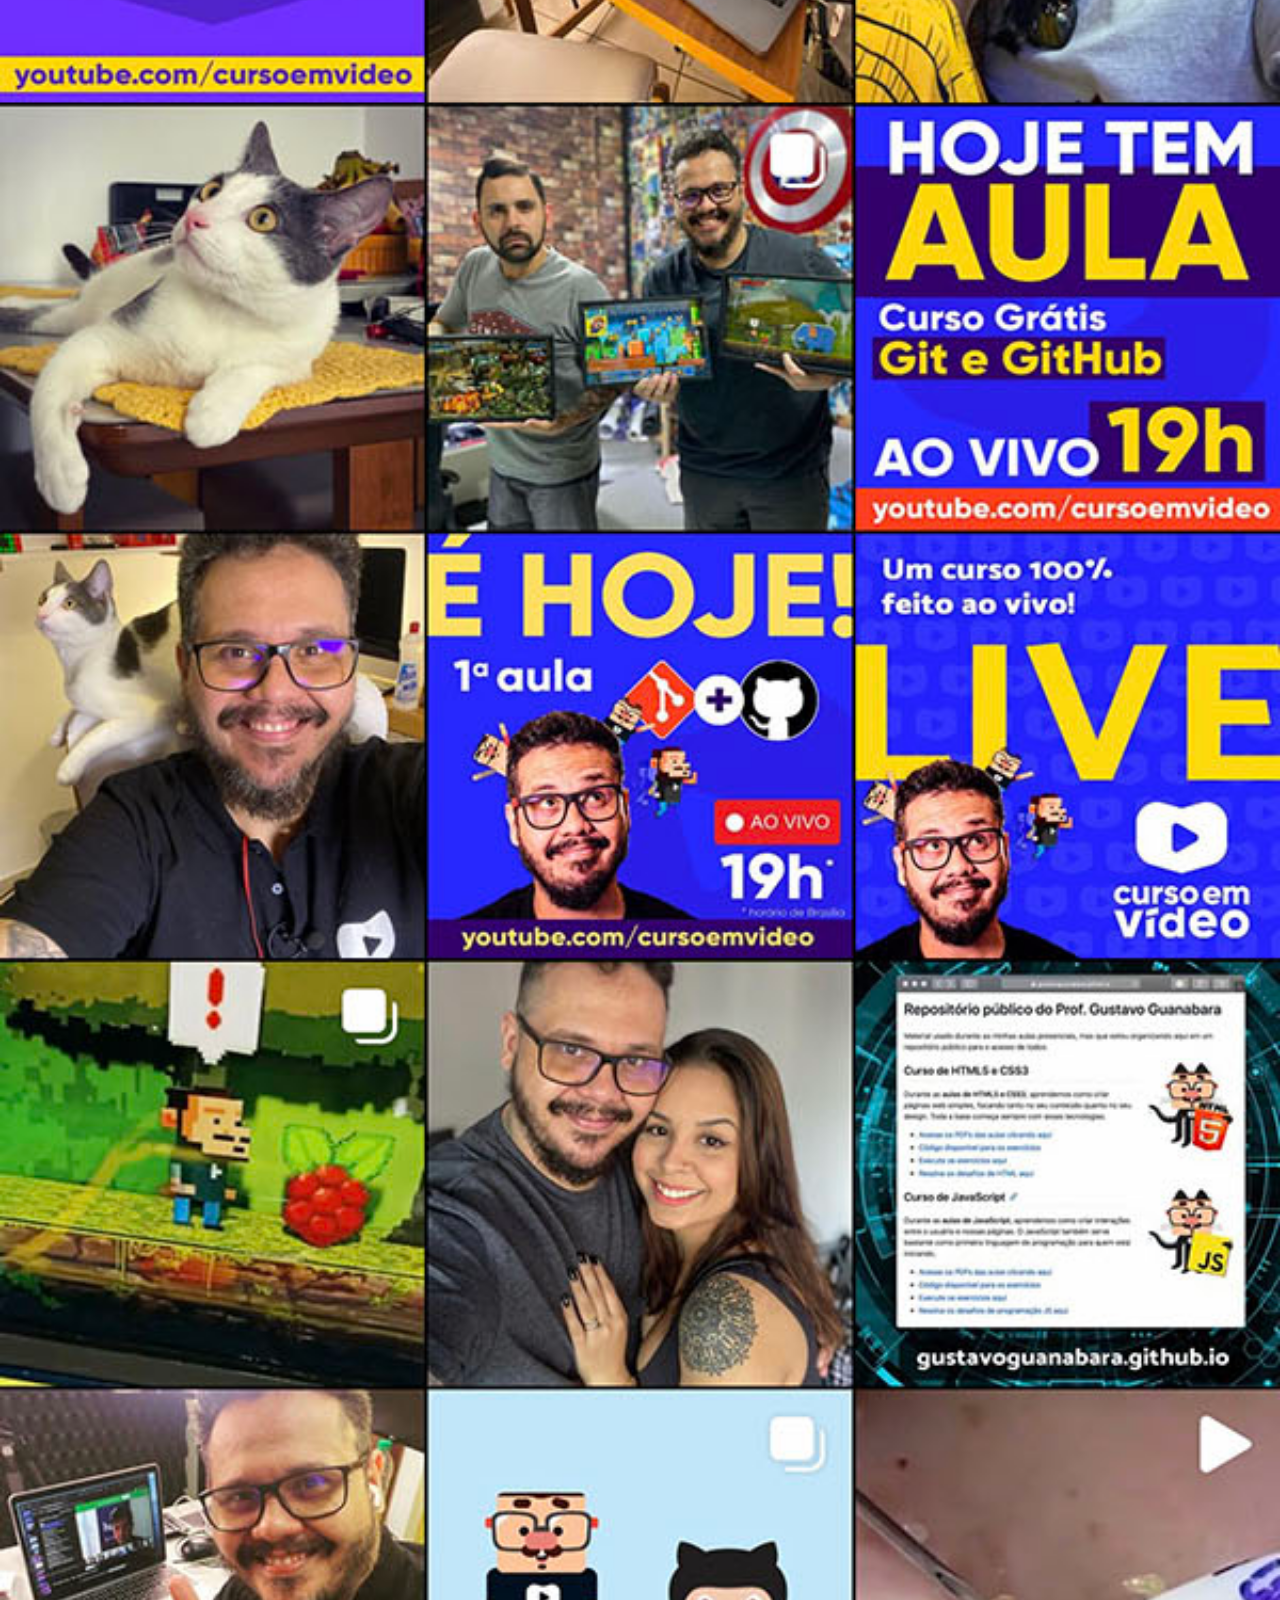
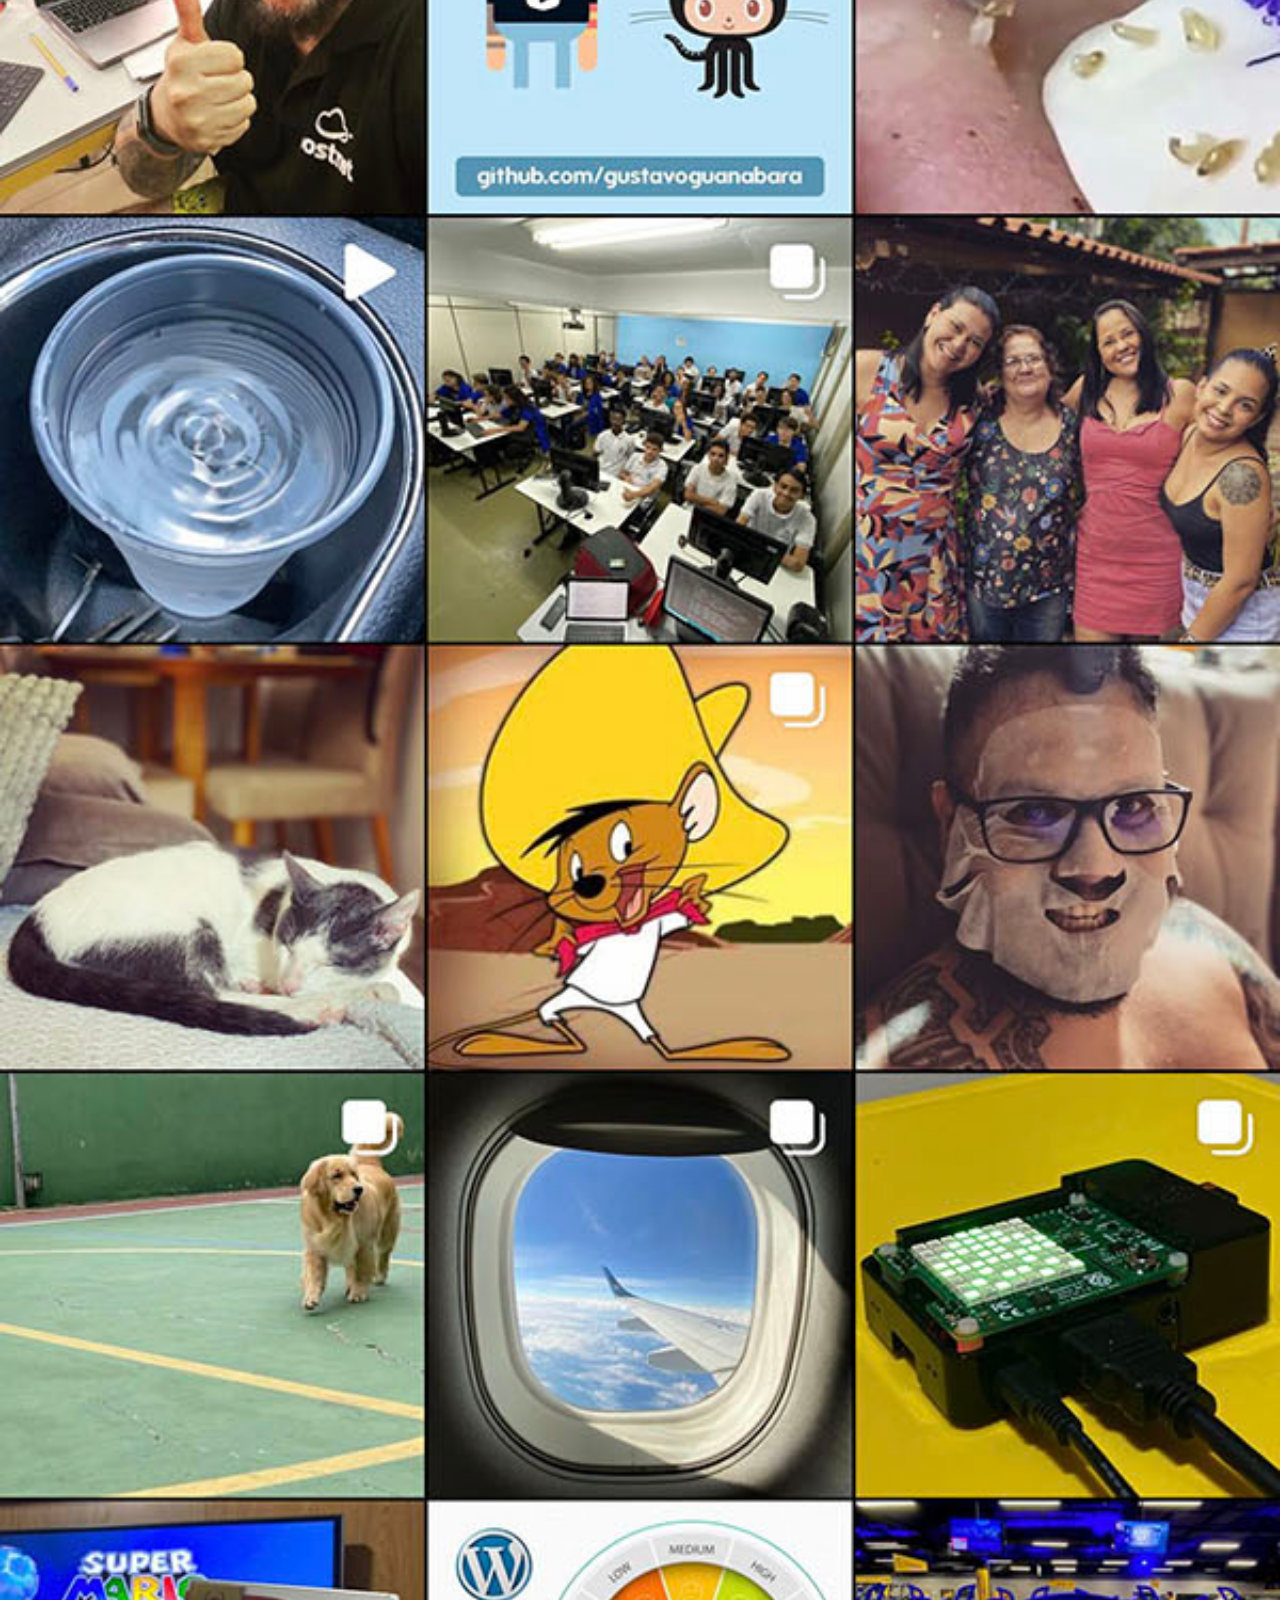
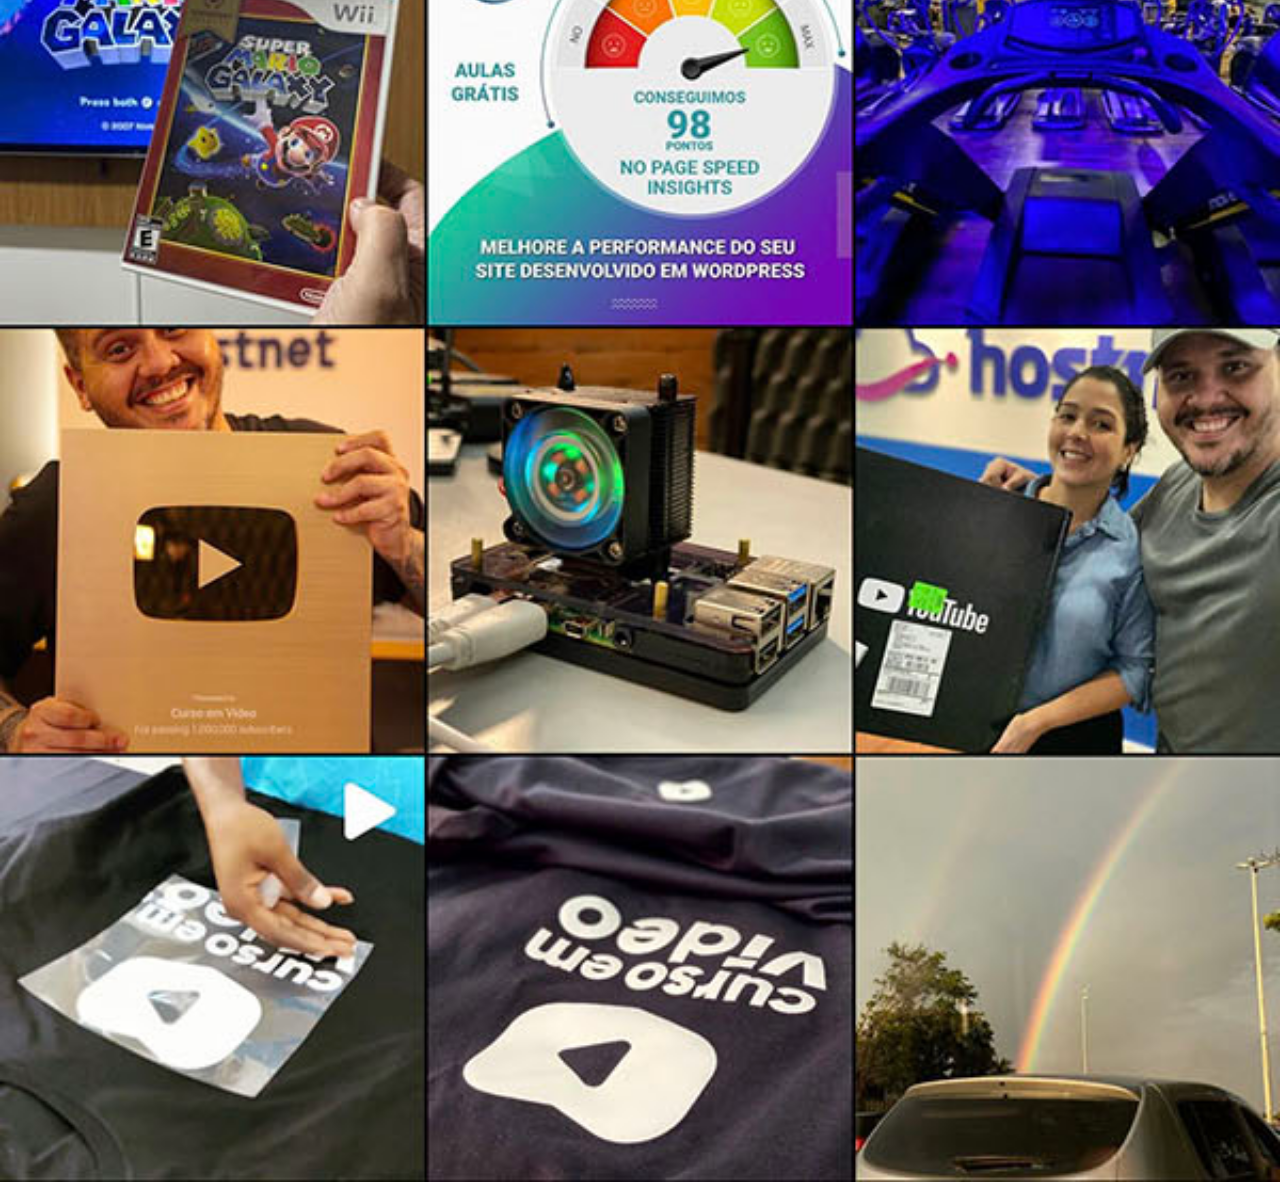
<file: instagram.html>
<!DOCTYPE html>
<html lang="pt-br">
<head>
    <meta charset="UTF-8">
    <meta name="viewport" content="width=device-width,initial-scale=1.0">
    <link rel="stylesheet" href="estilus/social.css">
    <title>instagram</title>
</head>
    
<body>
    <img src="imagens/tela-instagram.jpg" alt="instagram">
</body>
</html>
</file>
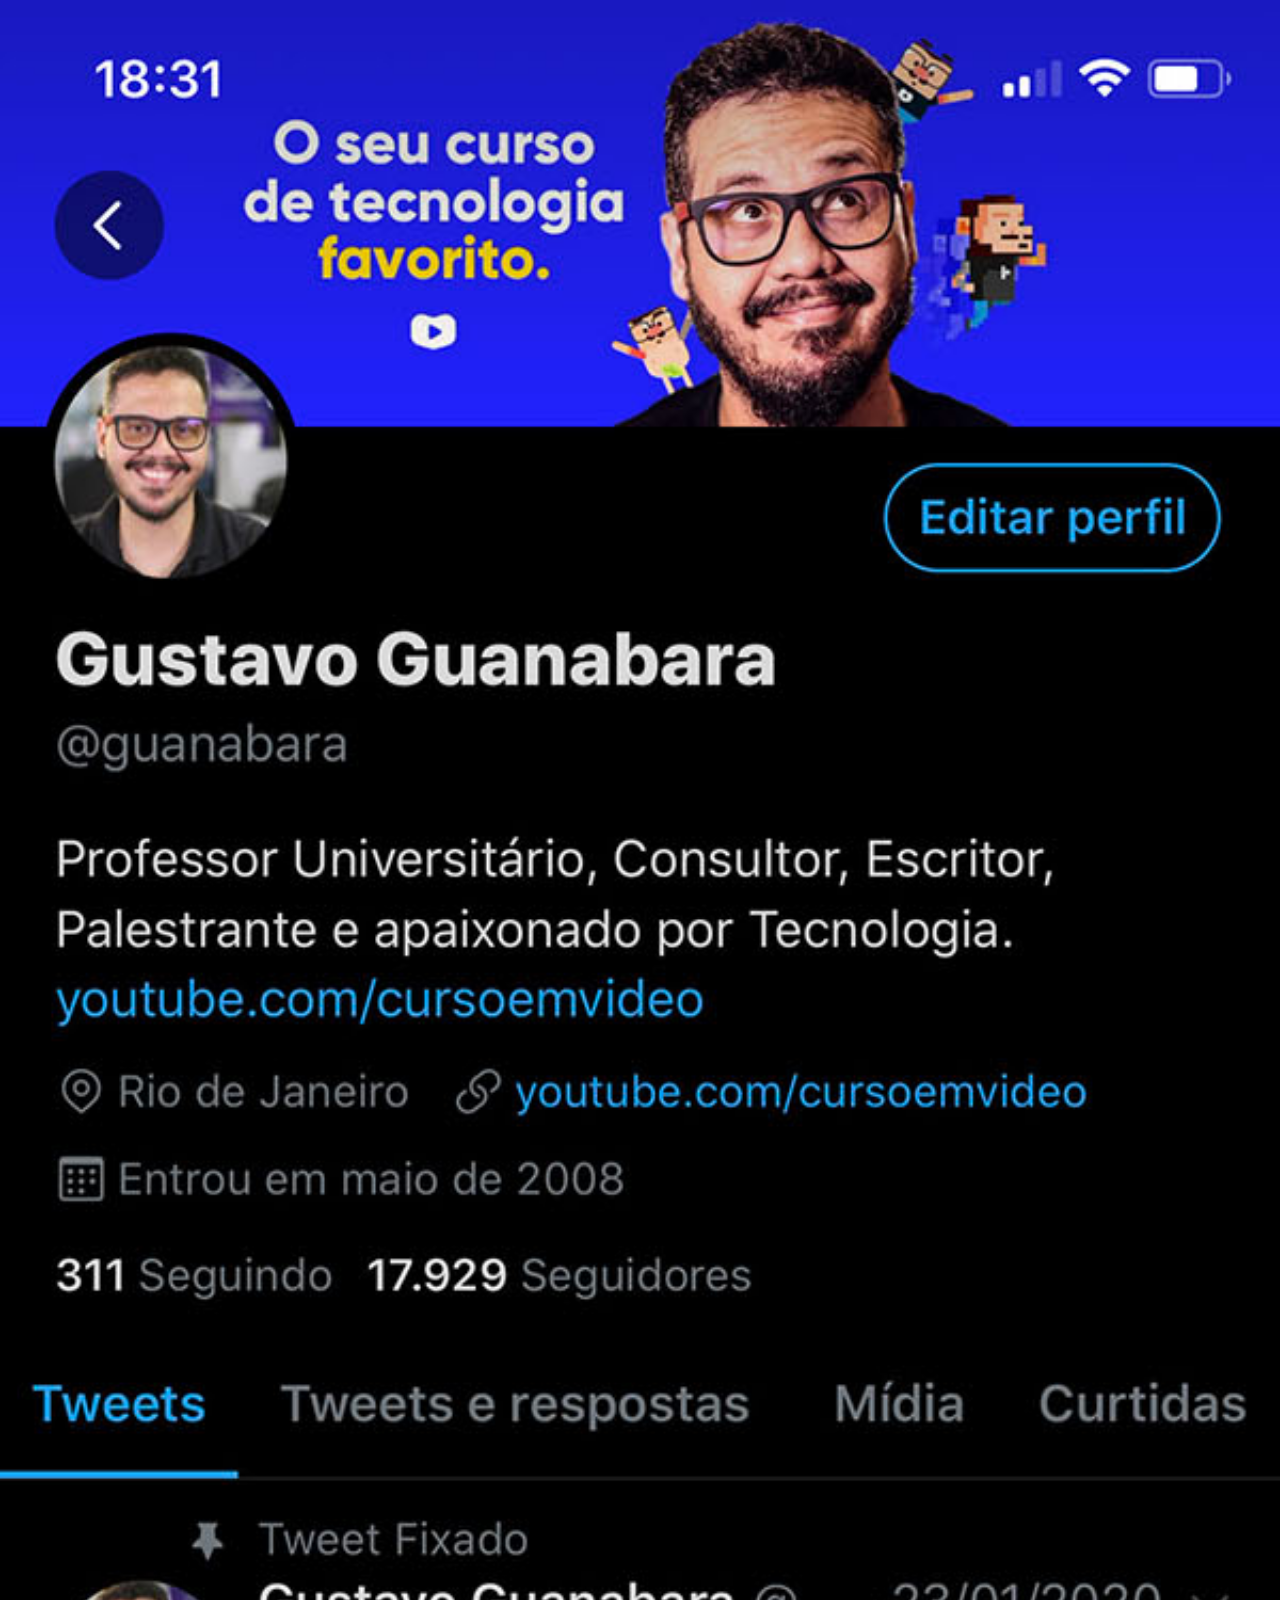
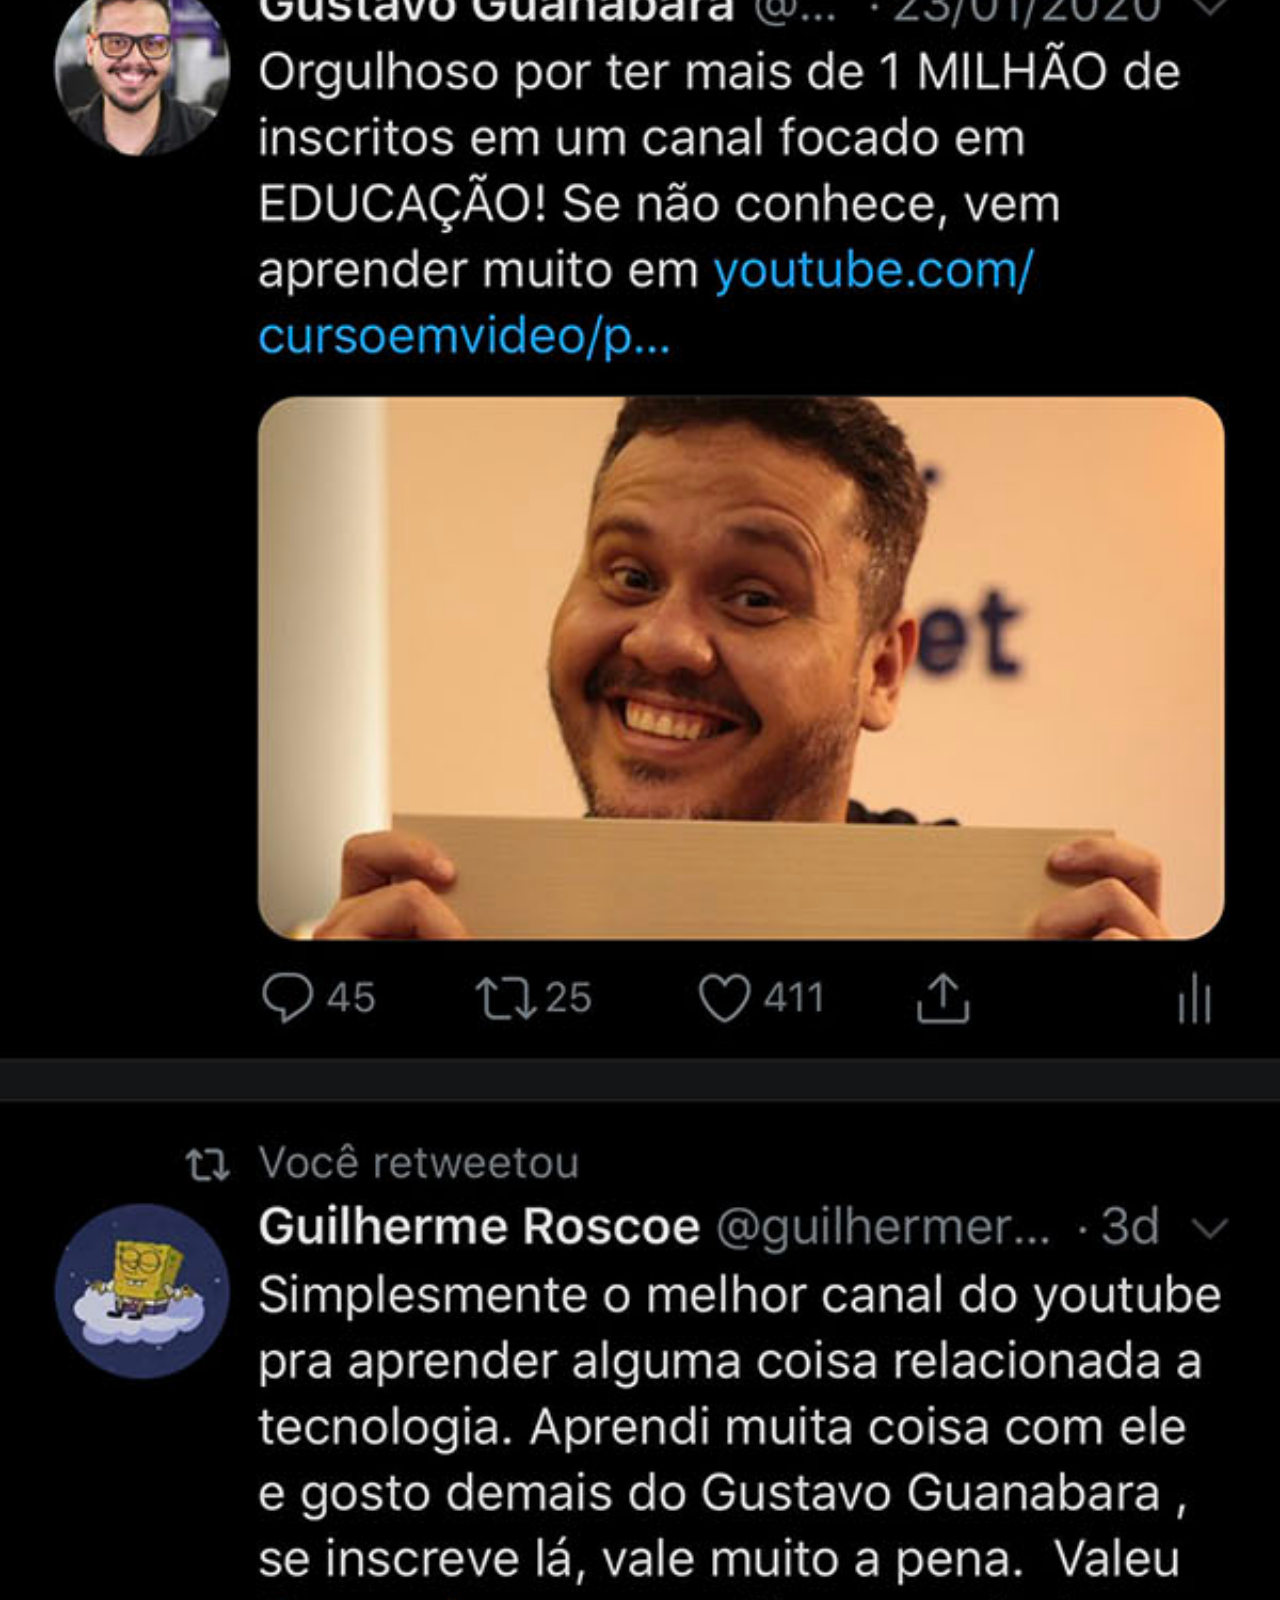
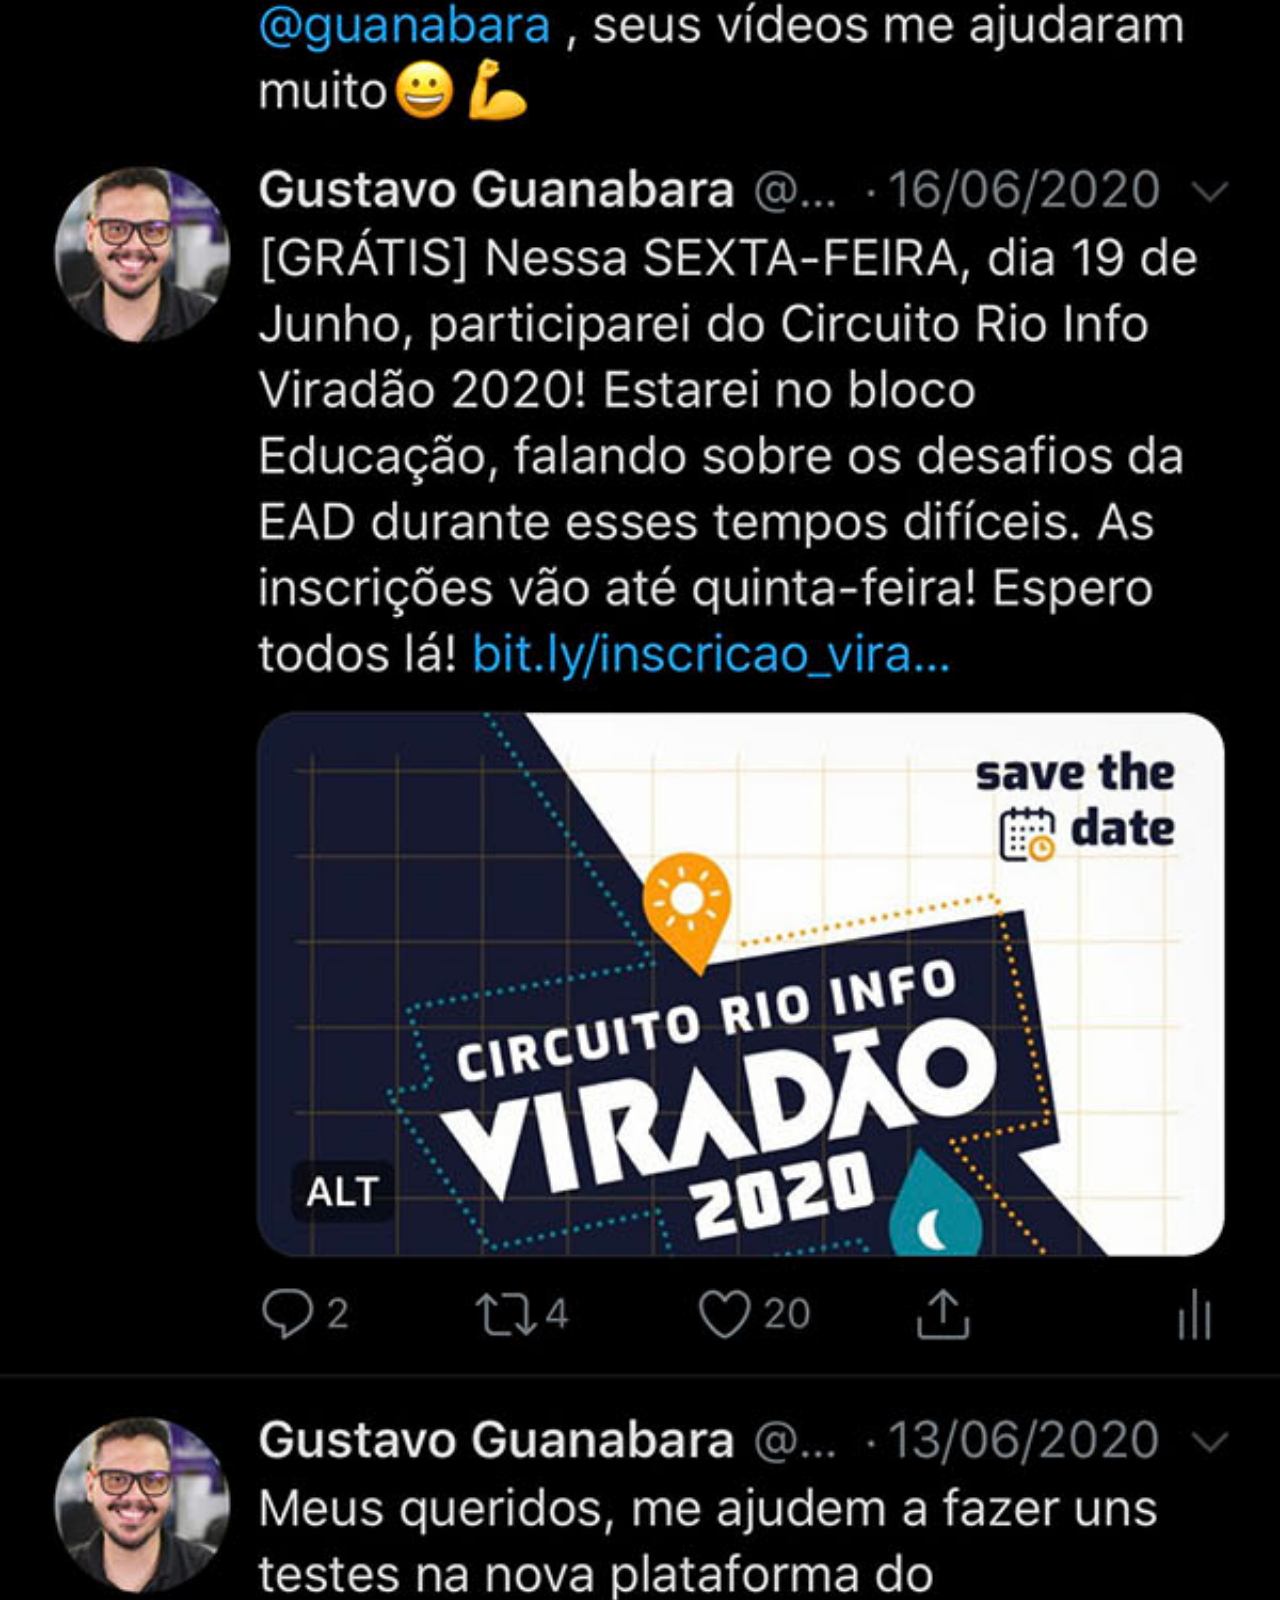
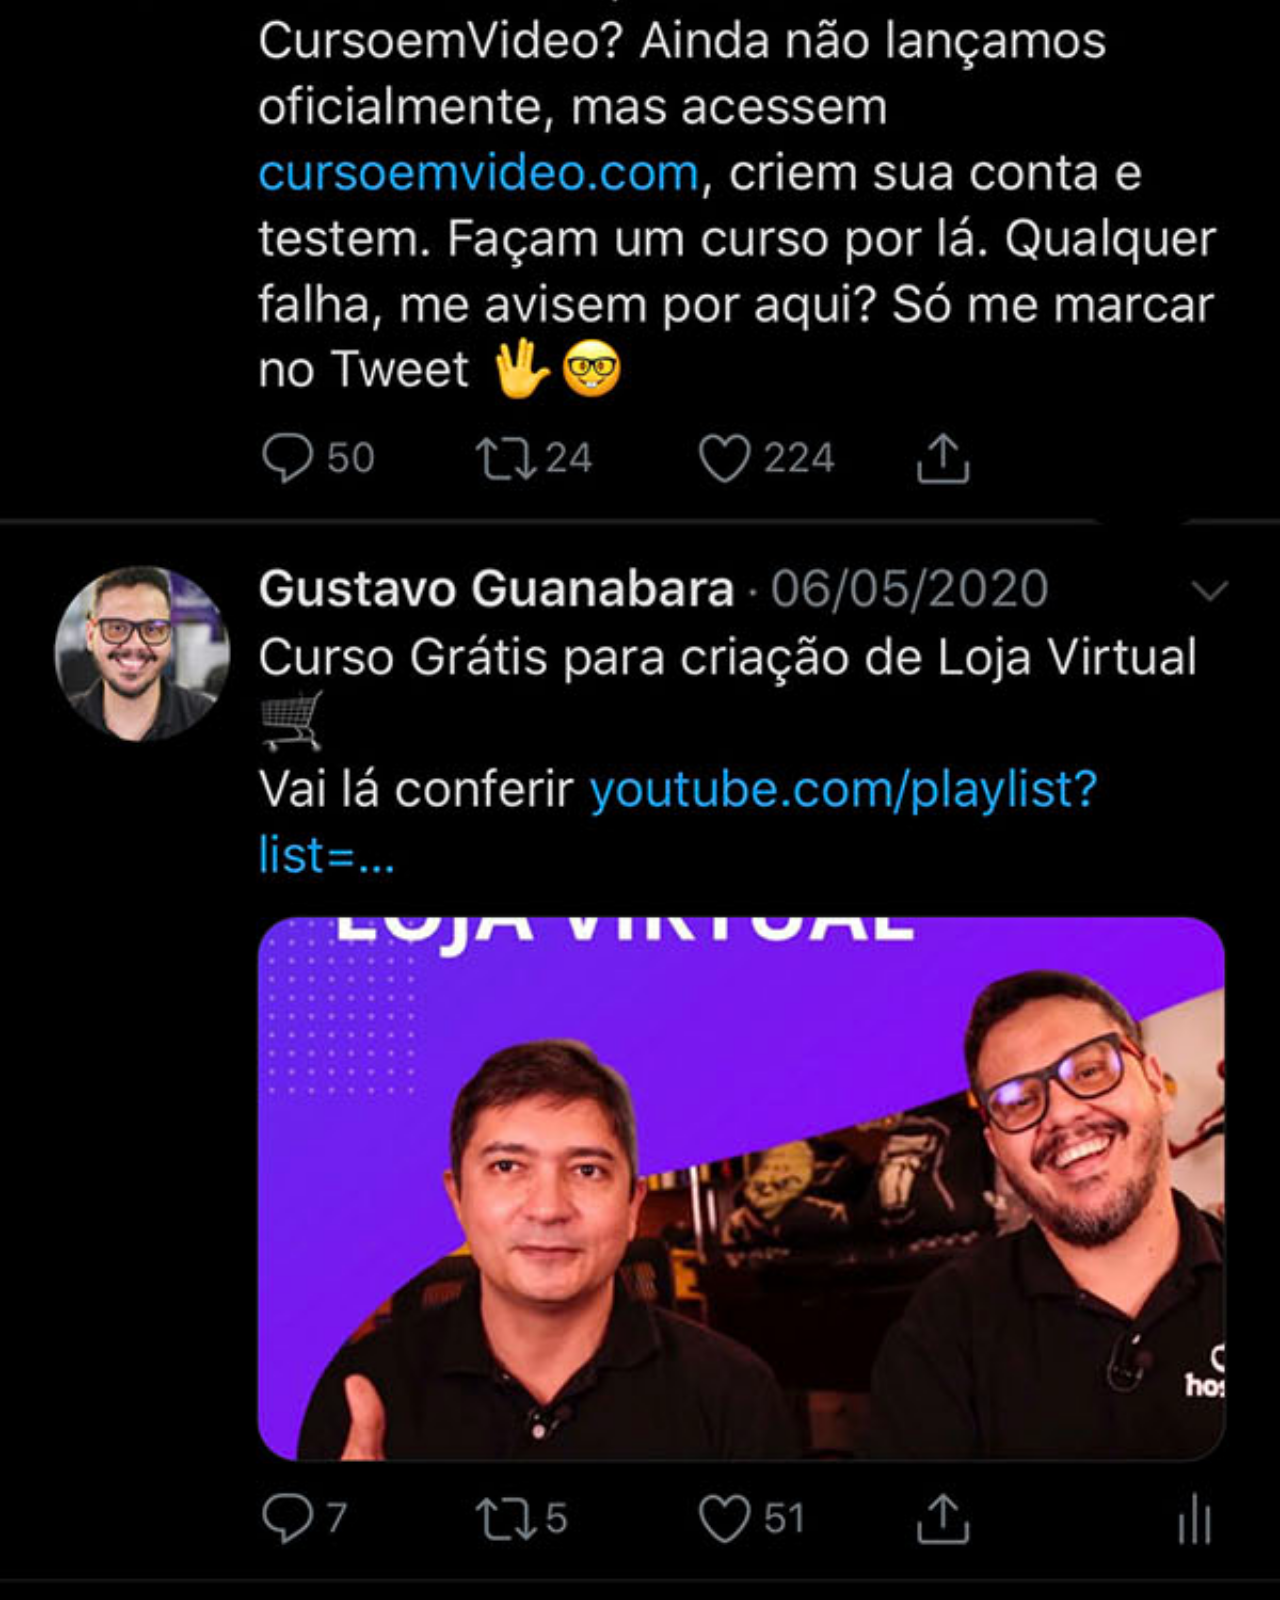
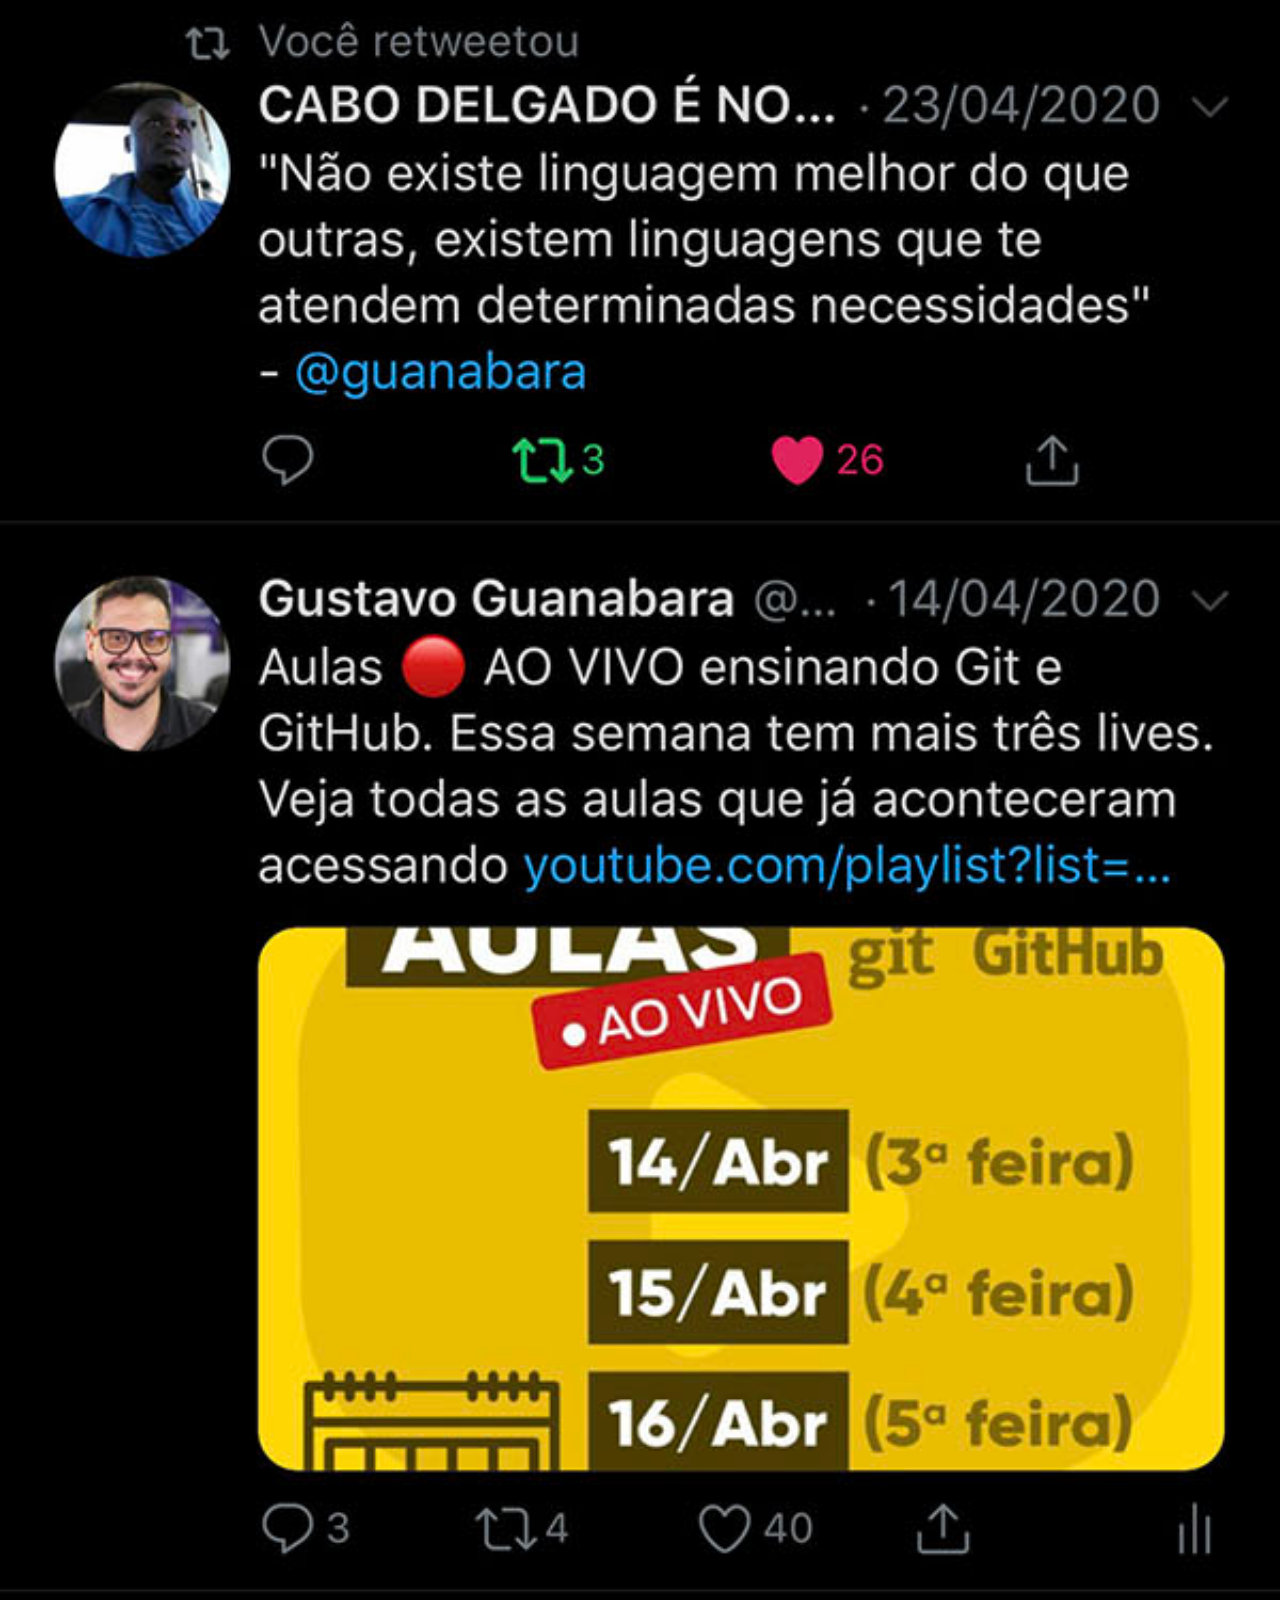
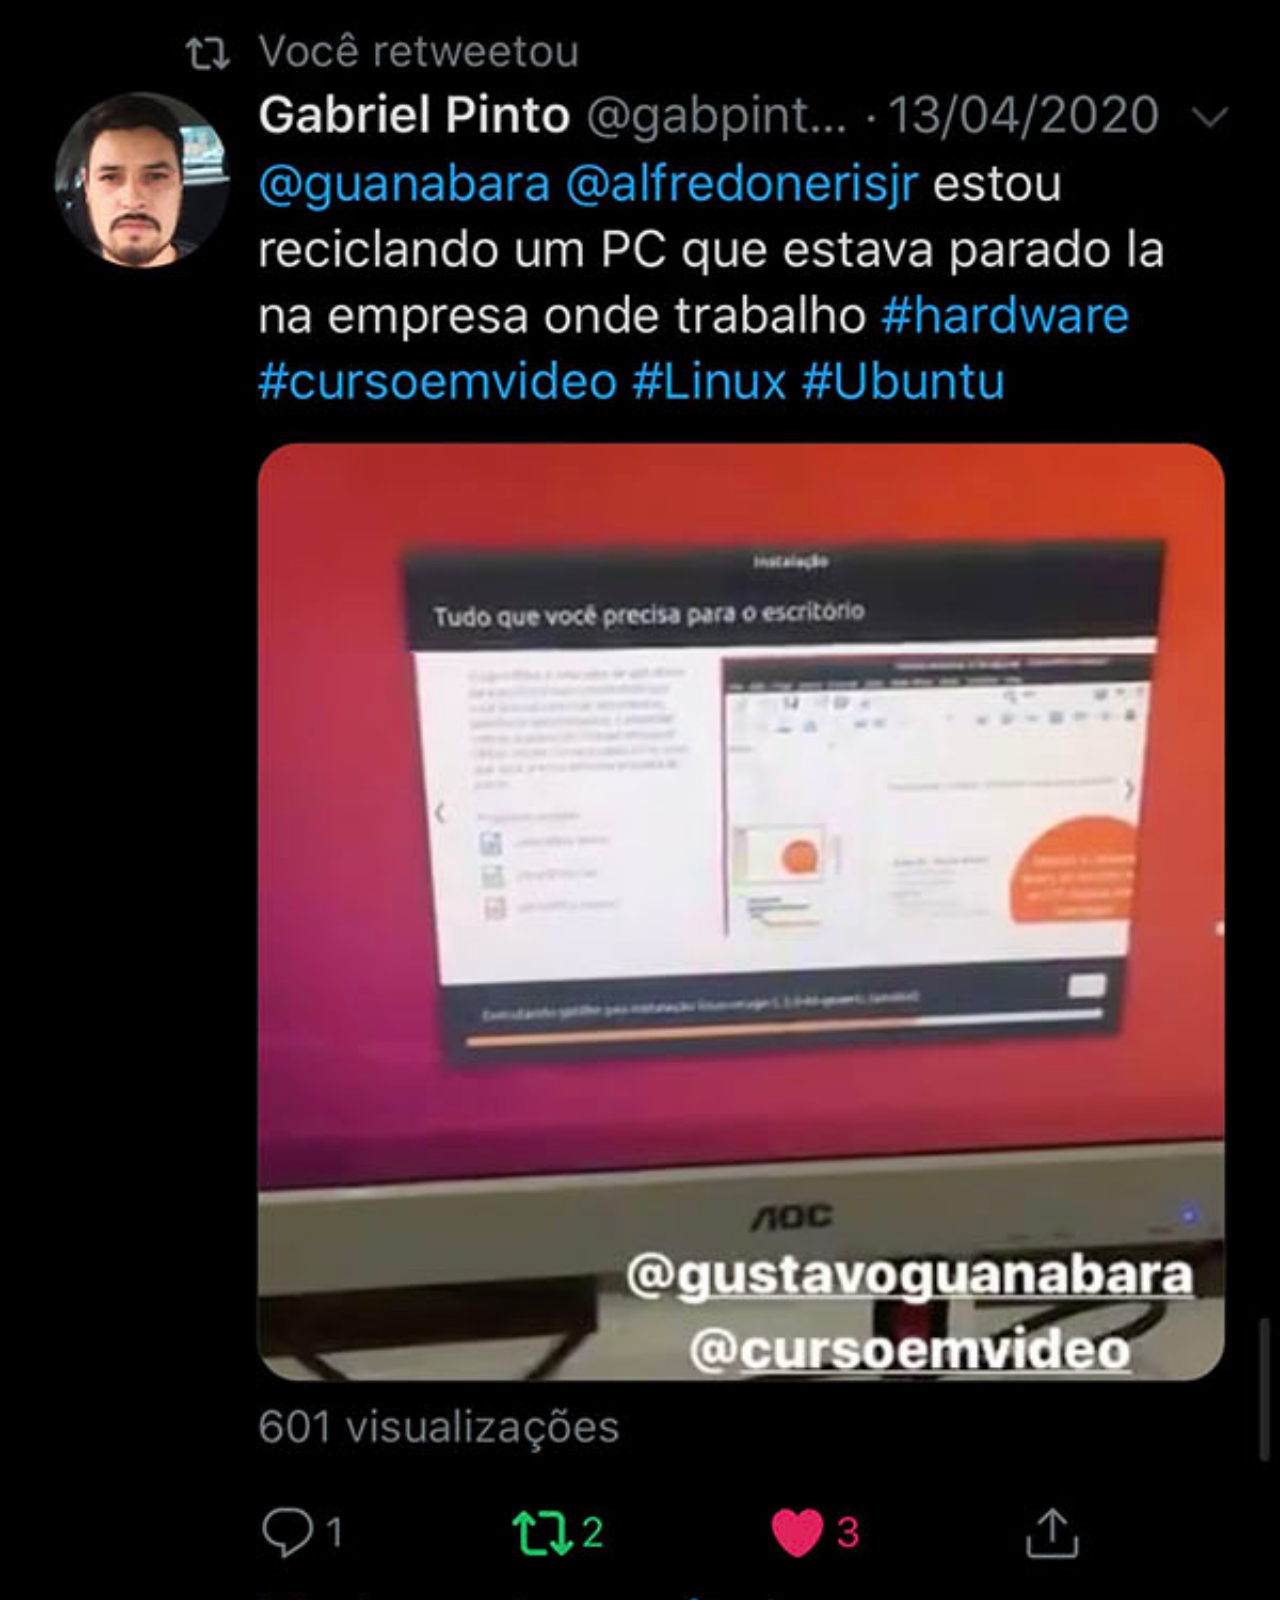
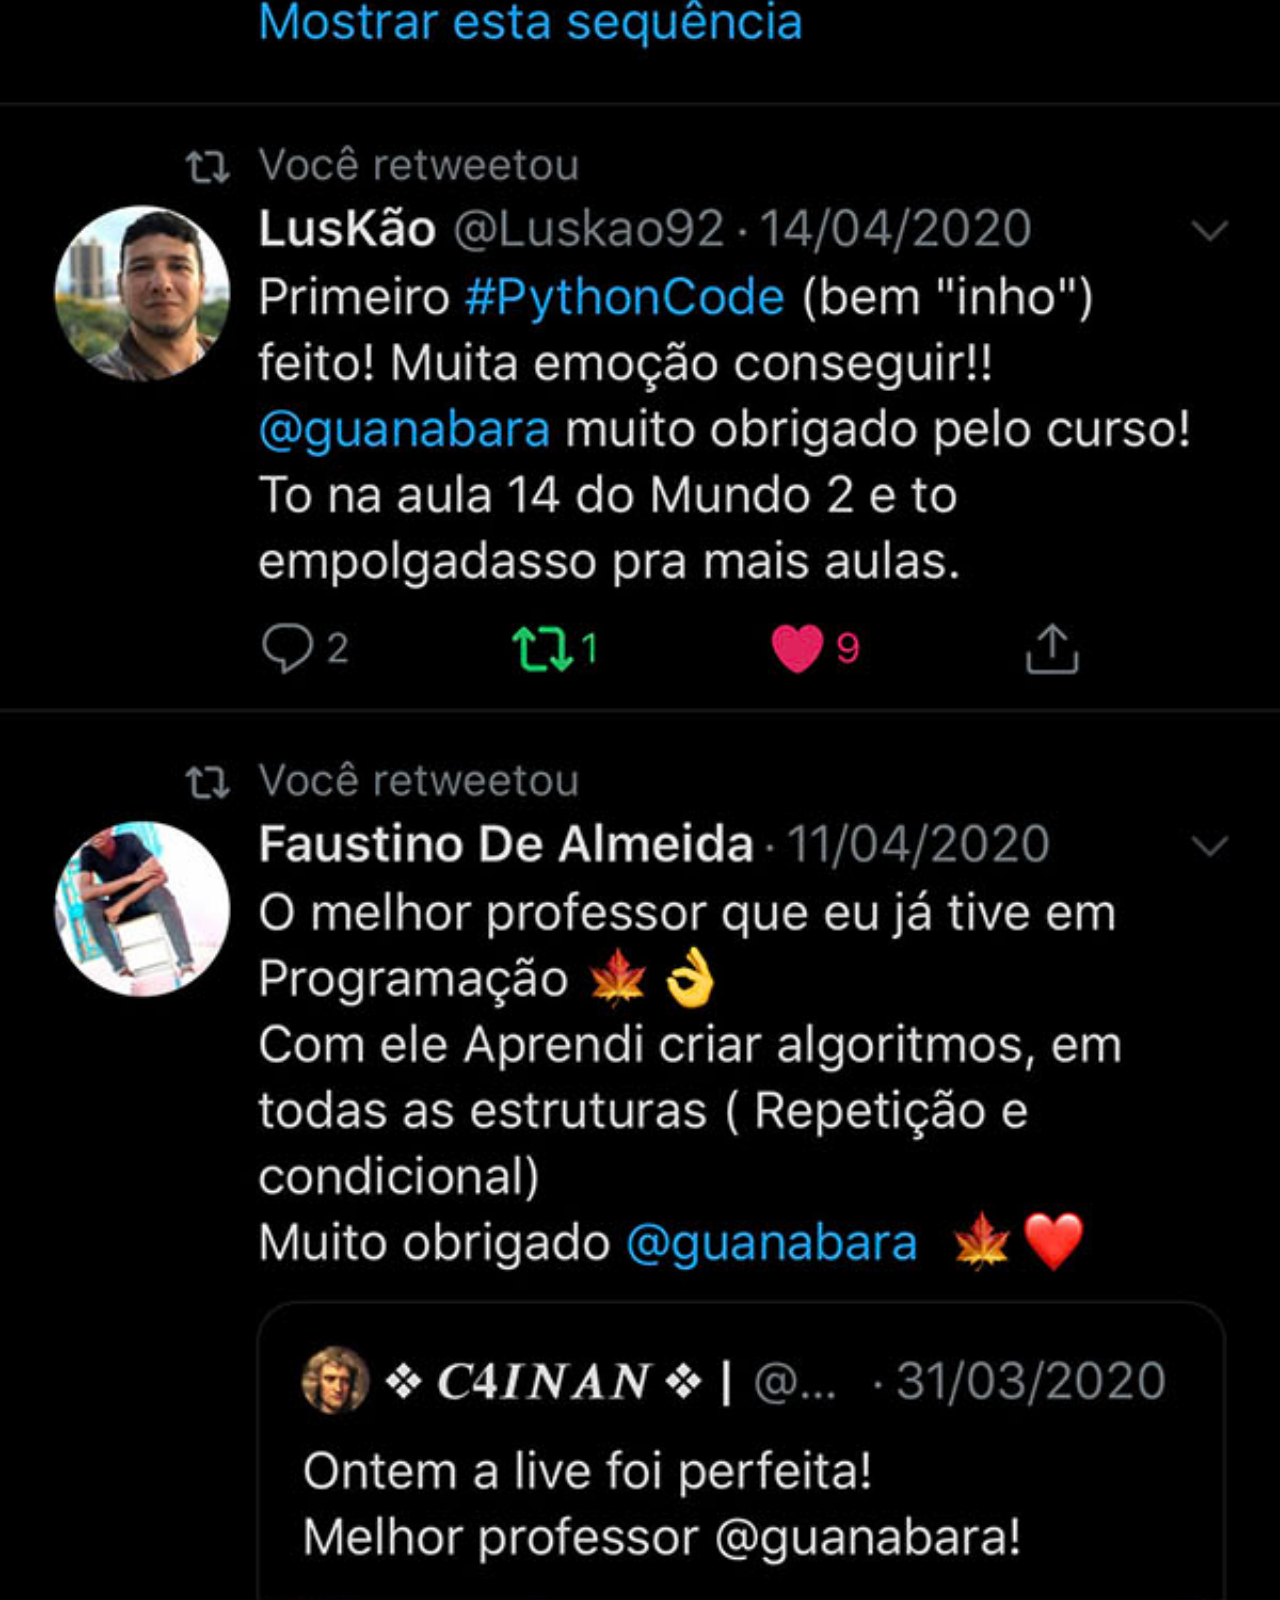
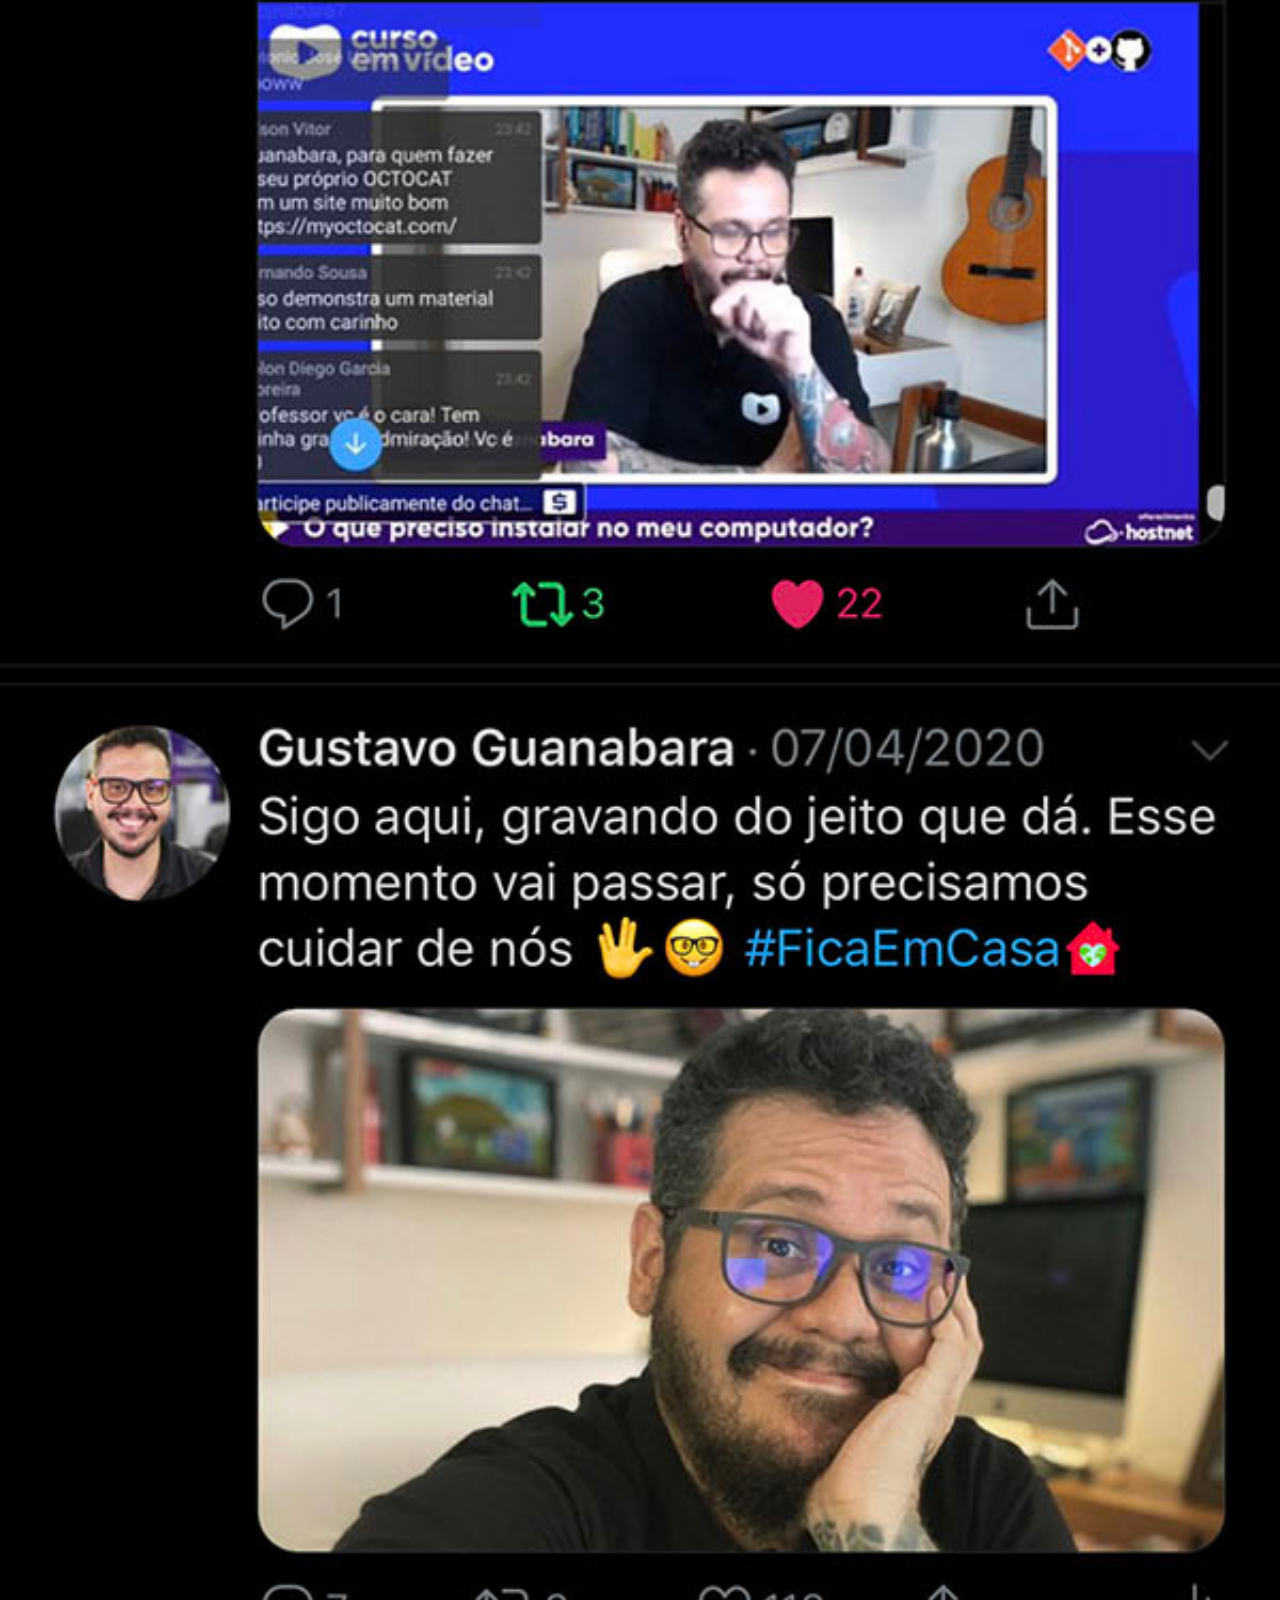
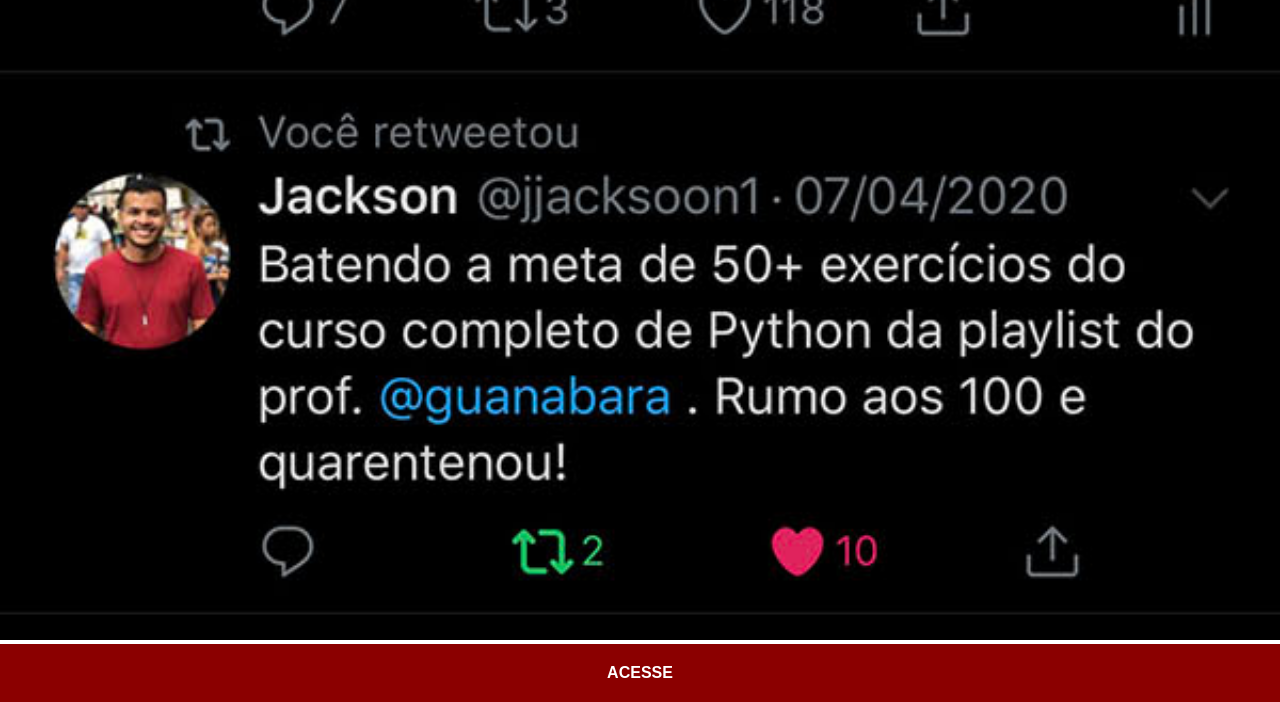
<file: twitter.html>
<!DOCTYPE html>
<html lang="pt-br">
<head>
    <meta charset="UTF-8">
    <meta name="viewport" content="width=device-width, initial-scale=1.0">
    <title>Twitter</title>
    <link rel="stylesheet" href="estilos/social.css">
</head>
<body>
    <img src="imagens/tela-twitter.jpg" alt="Twitter">
    <a href="https://www.twitter.com/guanabara/" target="_blank">ACESSE</a>
</body>
</html>
</file>
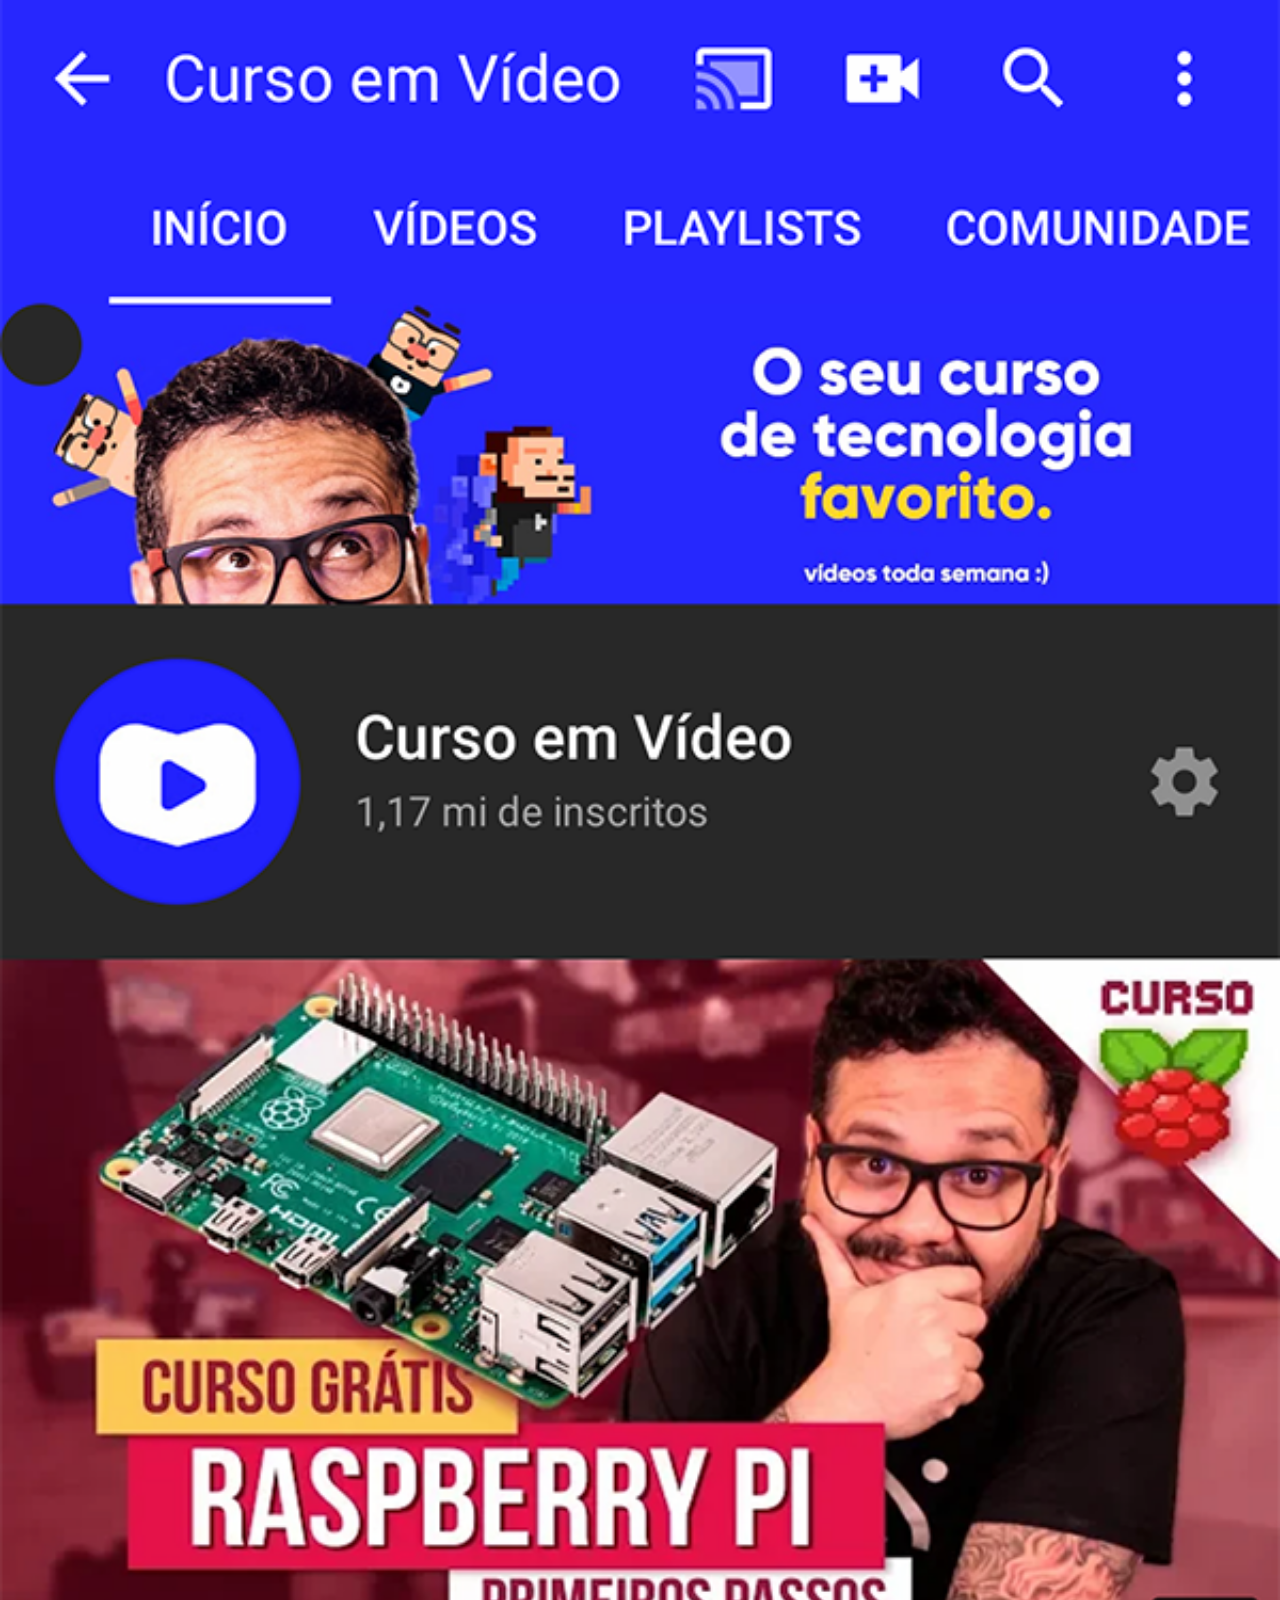
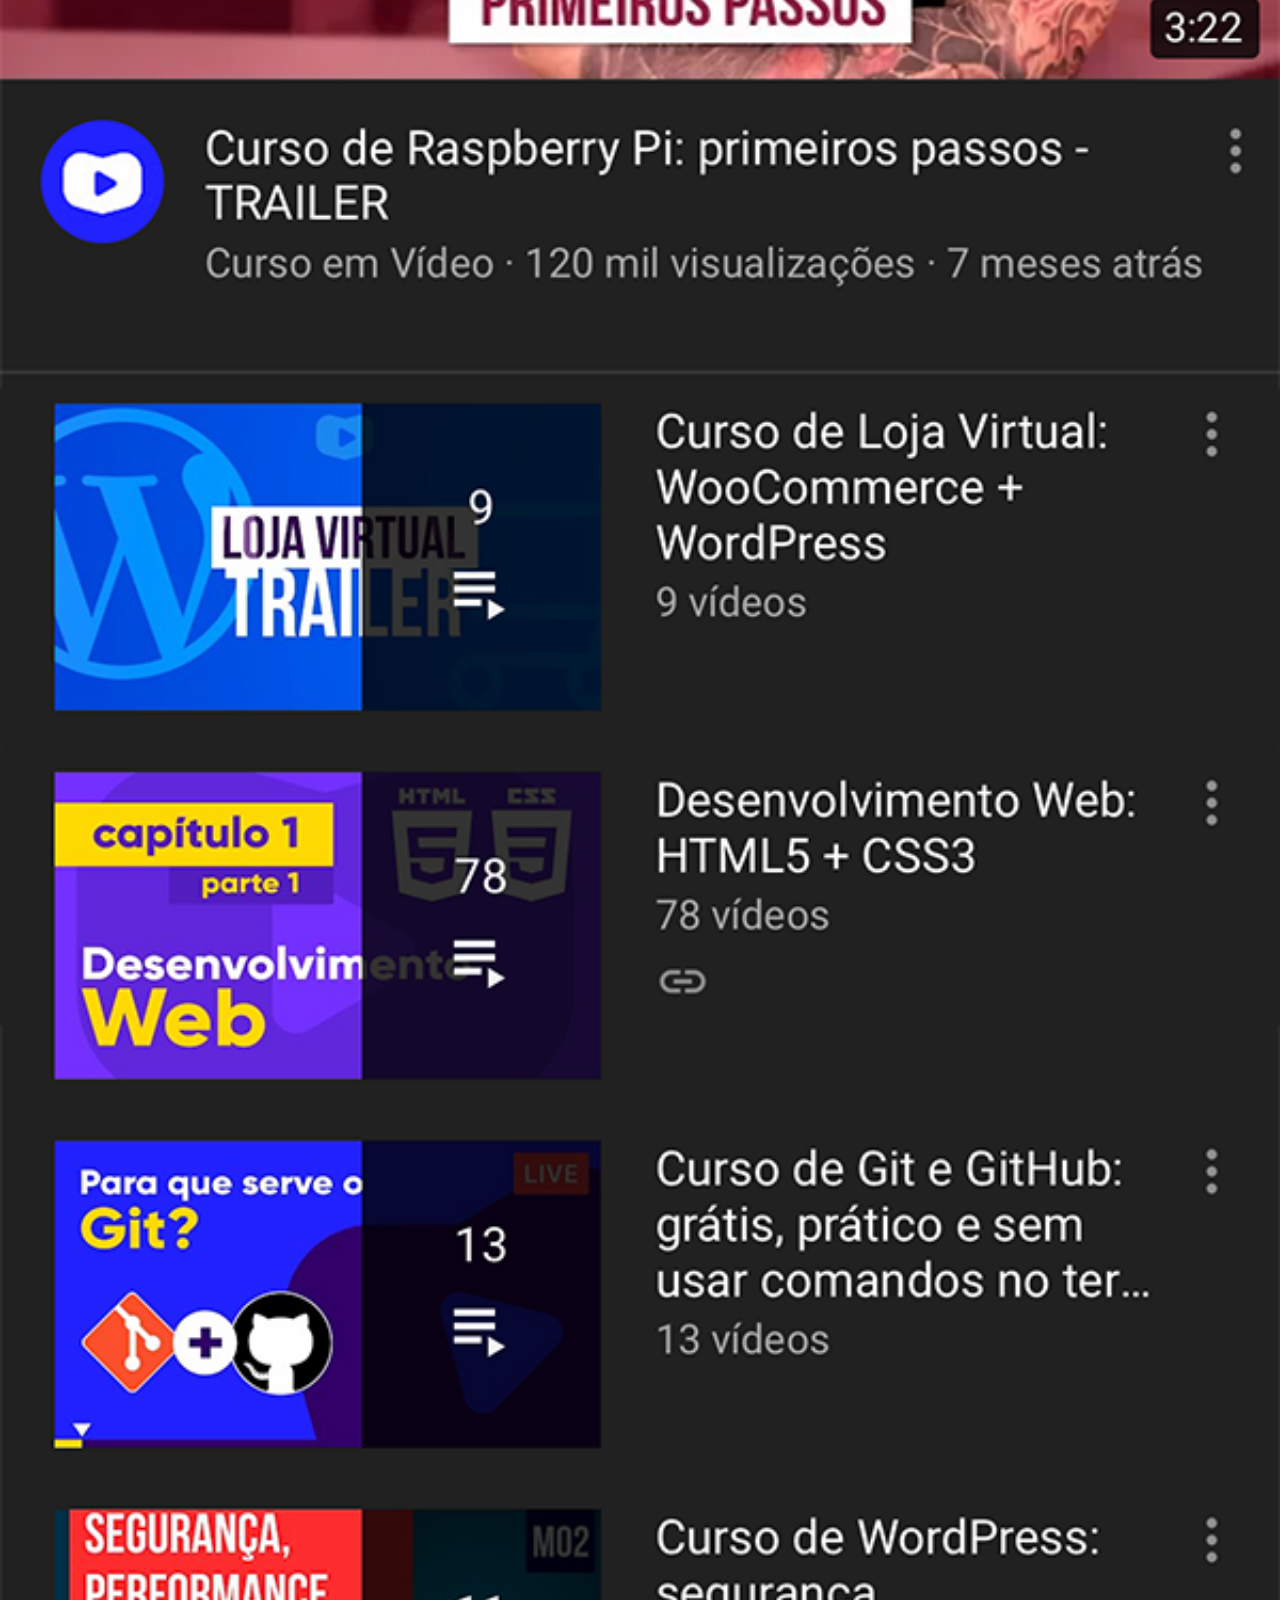
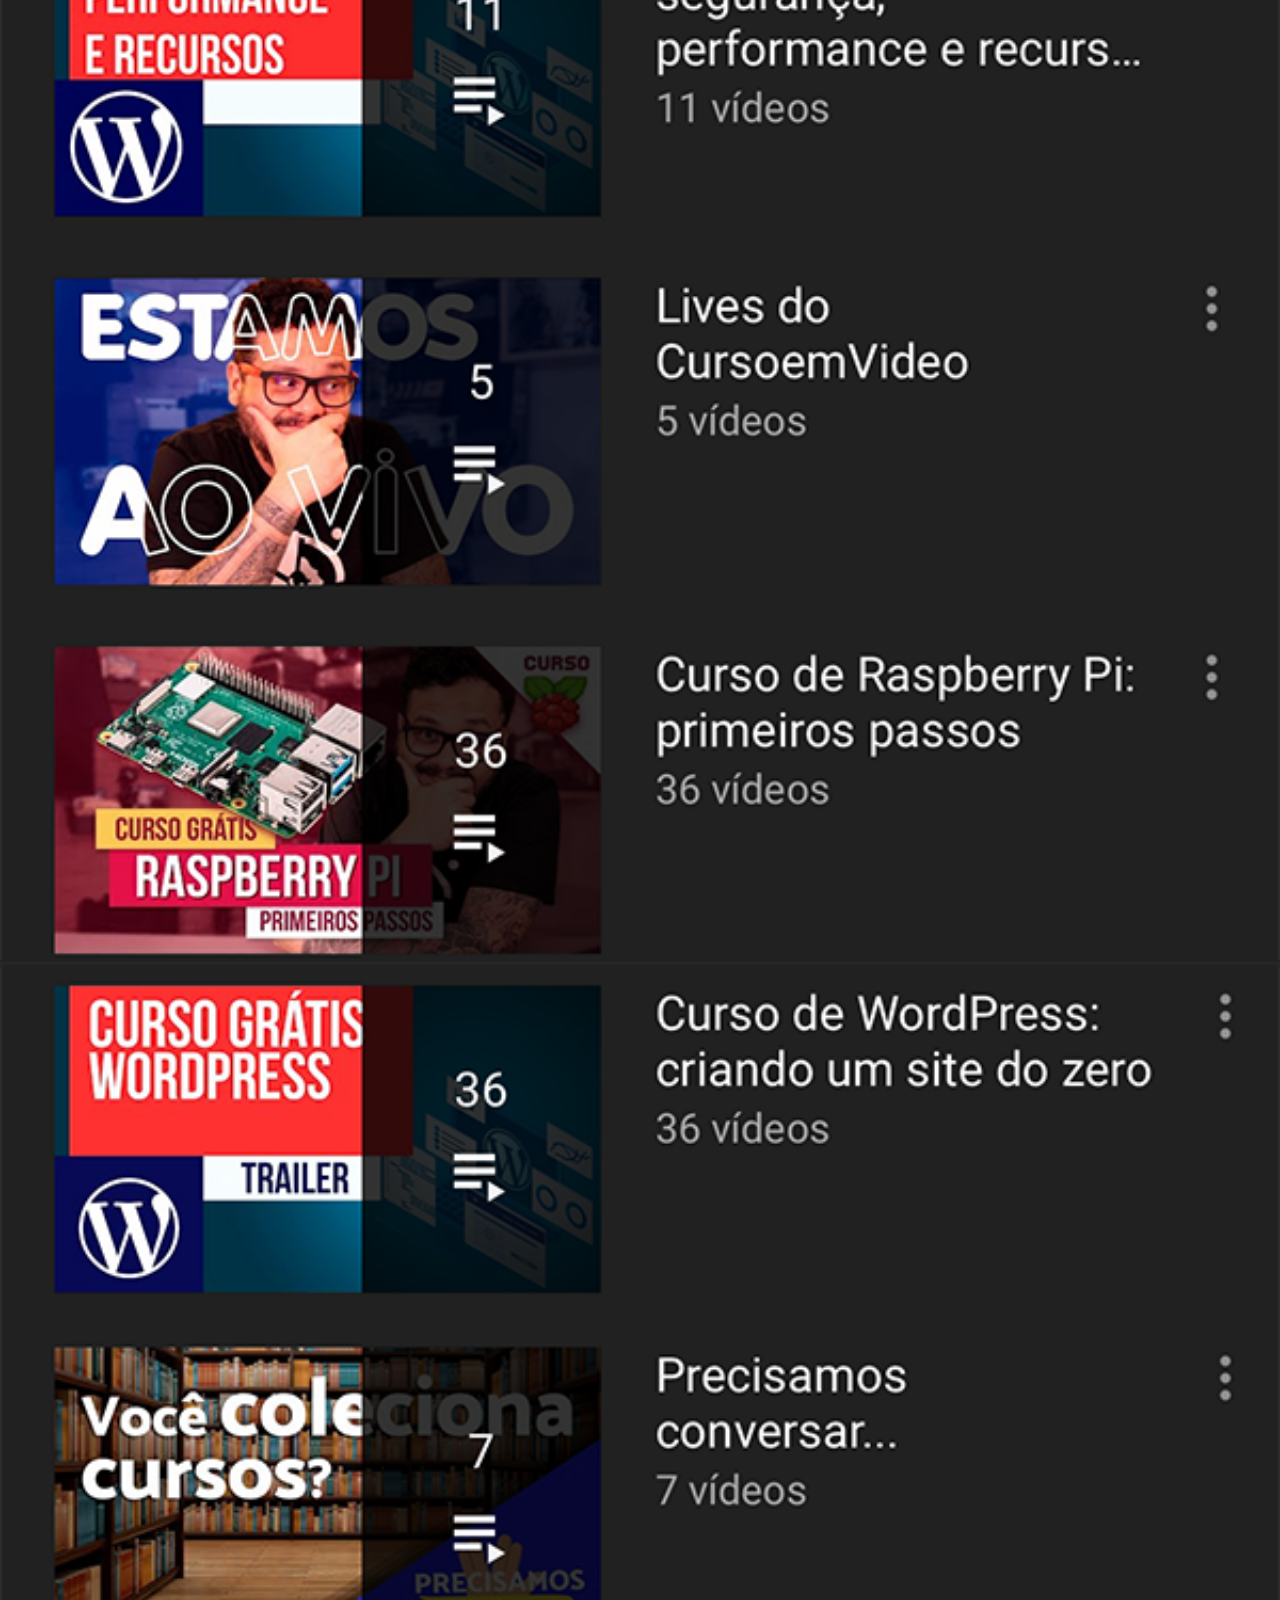
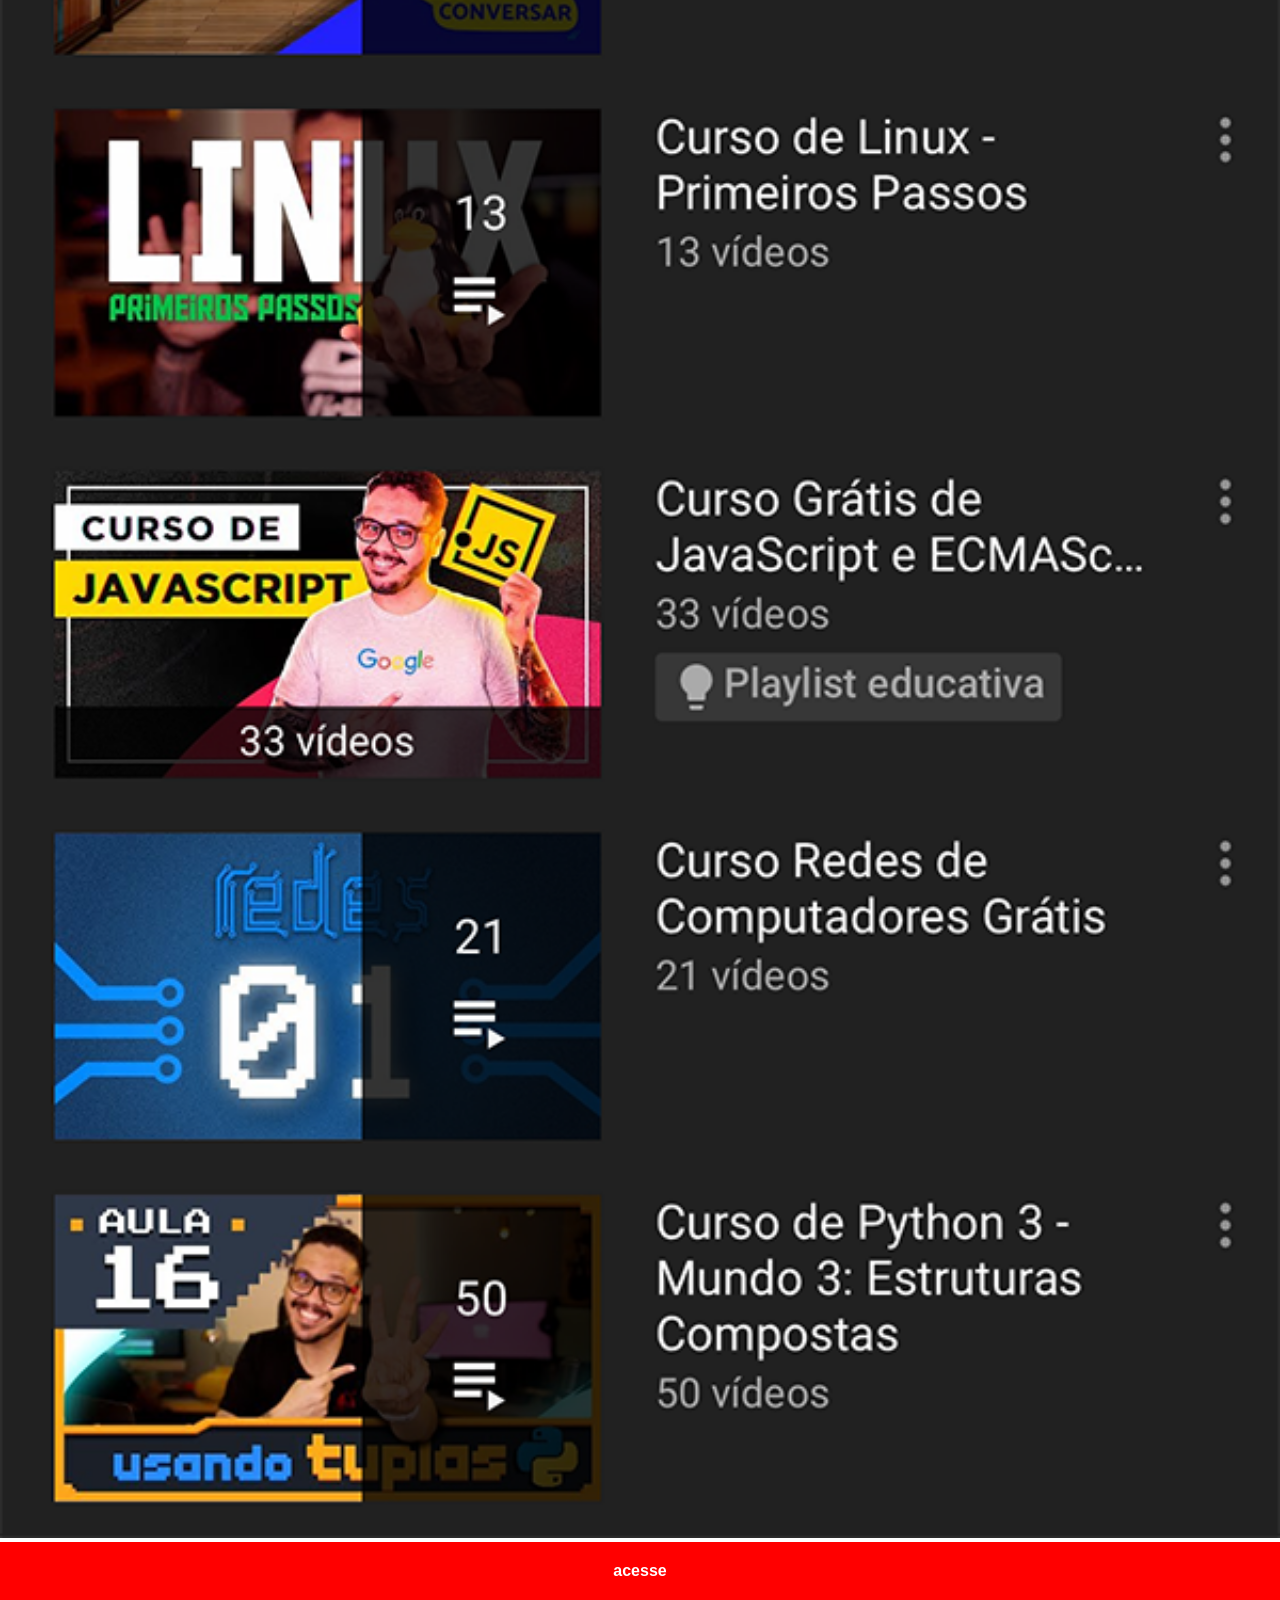
<file: youtube.html>
<!DOCTYPE html>
<html lang="pt-br">
<head>
    <meta charset="UTF-8">
    <meta name="viewport" 
    content="width=device-width, initial-scale=1.0">
    <link rel="stylesheet" href="estilus/social.css">
    <title>youtube</title>
   
</head>

<body>
    <img src="imagens/tela-youtube.png" alt="youtube">
    <a href="https://www.youtube.com/watch?v=zHKHMmEG9vE&list=PLHz_AreHm4dkcVCk2Bn_fdVQ81Fkrh6WT"target="_blank">acesse</a>
</body>
</html>
</file>
<file: estilus/style.css>
@charset "utf-8"

* {
    margin: 0;
    padding: 0;
    ;
}

html,
body {
    height: 60vh;
    width: 100vw;
    margin: 0px;
}

body {
    background: url('../imagens/fundo-madeira.jpg') no-repeat top center;
    background-size: cover;
    background-attachment: fixed;
}

main {
    position: relative;
    height: 100vh;
}

iframe#tela {
    position: relative;
    top: 80px;
    left: 21px;
    width: 270px;
    height: 478px;
    
}

section#telefone {
    position: absolute;
    top: 50%;
    left: 50%;
    transform: translate(-50%, -50%);

    height: 627px;
    width: 307px;
    background: url(../imagens/frame-iphone.png) no-repeat;

}

section#redes-sociais>a>img {
    width: 50px;
    margin: 20px;
    border-radius: 50%;
    box-shadow: 4px 4px 10px black;
    box-sizing: border-box;
}

section#redes-sociais img:hover {
    border: 4px solid white;
}
</file>
<file: estilos/social.css>
@charset "UTF-8";

* {
    margin: 0px;
    padding: 0px;
    font-family: Arial, Helvetica, sans-serif;
}

::-webkit-scrollbar {
    width: 0px;
    height: 0px;
}

img {
    width: 100vw;
}

a {
    display: block;
    background-color: darkred;
    color: white;
    padding: 20px;
    text-align: center;
    font-weight: bolder;
    text-decoration: none;
}

a:hover {
    background-color: red;
}
</file>
<file: estilus/social.css>
@charset "utf-8";

* 
    {
    margin: 0px;
    padding: 0px;
    font-family: Arial, Helvetica, sans-serif;
    }

   

    img 
    {
    width: 100vw;
    height: auto;
    }

    a
    {
    display: block;
    background-color: red;
    color: white;
    padding: 20px;
    text-align: center;
    font-weight: bold;
    text-decoration: none;
    }

    a:hover 
    {
        background-color: red;
    }
</file>
